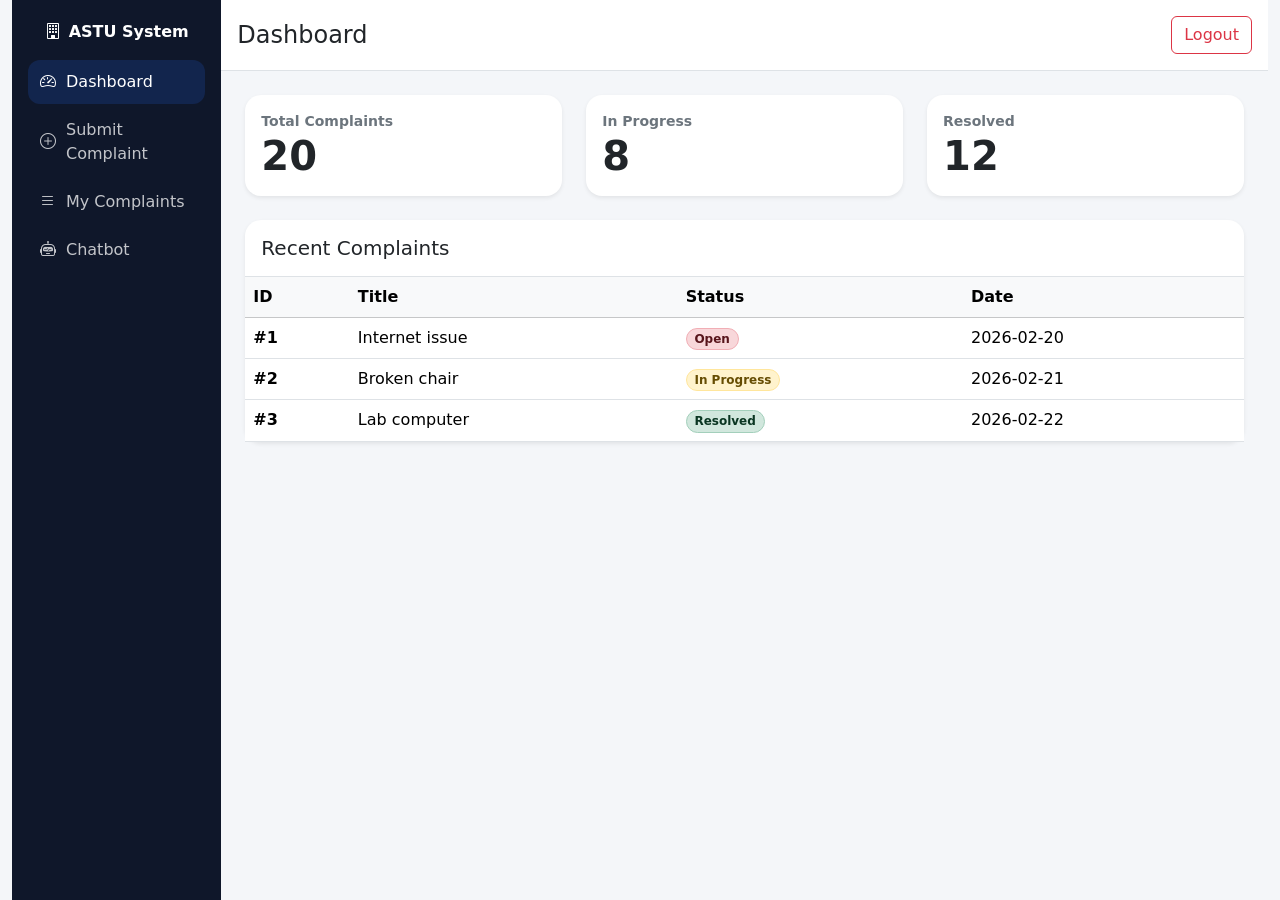
<file: astu-dashboard.html>
<!DOCTYPE html>
<html lang="en">
<head>
    <meta charset="utf-8">
    <meta name="viewport" content="width=device-width, initial-scale=1" />
    <title>ASTU Dashboard</title>

    <!-- Bootstrap CDN -->
    <link href="https://cdn.jsdelivr.net/npm/bootstrap@5.3.0/dist/css/bootstrap.min.css" rel="stylesheet">

    <!-- Icons -->
    <link href="https://cdn.jsdelivr.net/npm/bootstrap-icons/font/bootstrap-icons.css" rel="stylesheet">

    <style>
        body { background-color: #f4f6f9; }

        .app-sidebar {
            background: #0f172a;
            color: #fff;
            padding: 20px 16px;
        }

        @media (min-width: 768px) {
            .app-sidebar {
                min-height: 100vh;
                position: sticky;
                top: 0;
            }
        }

        .app-nav-link {
            color: rgba(255, 255, 255, 0.75);
            text-decoration: none;
            display: flex;
            align-items: center;
            gap: 10px;
            padding: 10px 12px;
            border-radius: 12px;
            transition: background-color 160ms ease, color 160ms ease;
        }

        .app-nav-link:hover {
            background: rgba(255, 255, 255, 0.08);
            color: #fff;
        }

        .app-nav-link[aria-current="page"] {
            background: rgba(37, 99, 235, 0.18);
            color: #fff;
        }
    </style>
</head>

<body>

<div class="container-fluid">
    <div class="row g-0">
        <aside class="col-12 col-md-3 col-lg-2 app-sidebar" aria-label="Sidebar">
            <div class="d-flex align-items-center justify-content-center gap-2 mb-3">
                <i class="bi bi-building" aria-hidden="true"></i>
                <div class="fw-bold">ASTU System</div>
            </div>

            <nav aria-label="Primary navigation">
                <div class="d-grid gap-1">
                    <a class="app-nav-link" href="#" aria-current="page">
                        <i class="bi bi-speedometer2" aria-hidden="true"></i>
                        <span>Dashboard</span>
                    </a>
                    <a class="app-nav-link" href="#">
                        <i class="bi bi-plus-circle" aria-hidden="true"></i>
                        <span>Submit Complaint</span>
                    </a>
                    <a class="app-nav-link" href="#">
                        <i class="bi bi-list" aria-hidden="true"></i>
                        <span>My Complaints</span>
                    </a>
                    <a class="app-nav-link" href="#">
                        <i class="bi bi-robot" aria-hidden="true"></i>
                        <span>Chatbot</span>
                    </a>
                </div>
            </nav>
        </aside>

        <main class="col-12 col-md-9 col-lg-10" aria-label="Main content">
            <header class="border-bottom bg-white">
                <div class="d-flex justify-content-between align-items-center p-3">
                    <h1 class="h4 mb-0">Dashboard</h1>
                    <button class="btn btn-outline-danger" type="button">Logout</button>
                </div>
            </header>

            <div class="p-4">
                <section class="row g-4 mb-4" aria-label="Summary cards">
                    <div class="col-12 col-md-4">
                        <div class="card border-0 shadow-sm rounded-4 p-3">
                            <div class="text-secondary small fw-semibold">Total Complaints</div>
                            <div class="display-6 fw-bold mb-0">20</div>
                        </div>
                    </div>

                    <div class="col-12 col-md-4">
                        <div class="card border-0 shadow-sm rounded-4 p-3">
                            <div class="text-secondary small fw-semibold">In Progress</div>
                            <div class="display-6 fw-bold mb-0">8</div>
                        </div>
                    </div>

                    <div class="col-12 col-md-4">
                        <div class="card border-0 shadow-sm rounded-4 p-3">
                            <div class="text-secondary small fw-semibold">Resolved</div>
                            <div class="display-6 fw-bold mb-0">12</div>
                        </div>
                    </div>
                </section>

                <section class="card border-0 shadow-sm rounded-4" aria-label="Recent complaints">
                    <div class="p-3 border-bottom">
                        <h2 class="h5 mb-0">Recent Complaints</h2>
                    </div>

                    <div class="table-responsive" role="region" aria-label="Complaints table">
                        <table class="table table-hover align-middle mb-0">
                            <thead class="table-light">
                                <tr>
                                    <th scope="col">ID</th>
                                    <th scope="col">Title</th>
                                    <th scope="col">Status</th>
                                    <th scope="col">Date</th>
                                </tr>
                            </thead>

                            <tbody>
                                <tr>
                                    <td class="fw-semibold">#1</td>
                                    <td>Internet issue</td>
                                    <td>
                                        <span class="badge rounded-pill bg-danger-subtle text-danger-emphasis border border-danger-subtle">
                                            Open
                                        </span>
                                    </td>
                                    <td>2026-02-20</td>
                                </tr>
                                <tr>
                                    <td class="fw-semibold">#2</td>
                                    <td>Broken chair</td>
                                    <td>
                                        <span class="badge rounded-pill bg-warning-subtle text-warning-emphasis border border-warning-subtle">
                                            In Progress
                                        </span>
                                    </td>
                                    <td>2026-02-21</td>
                                </tr>
                                <tr>
                                    <td class="fw-semibold">#3</td>
                                    <td>Lab computer</td>
                                    <td>
                                        <span class="badge rounded-pill bg-success-subtle text-success-emphasis border border-success-subtle">
                                            Resolved
                                        </span>
                                    </td>
                                    <td>2026-02-22</td>
                                </tr>
                            </tbody>
                        </table>
                    </div>
                </section>
            </div>
        </main>
    </div>
</div>

<!-- =====================================================================
     FULL FRONTEND CODE (REFERENCE COPY INSIDE THIS SINGLE FILE)
     - Below you’ll find the HTML of all other pages and shared assets.
     - They are commented out so this file still renders as a normal page.
     - You can copy/paste them into separate files if needed.
======================================================================= -->
<!-- ==== assets/css/app.css ===========================================
/* Shared layout + small polish (frontend-only) */
:root{
  --app-bg:#f4f6f9;
  --app-sidebar:#0f172a;
  --app-sidebar-border:rgba(255,255,255,.08);
  --app-sidebar-text:rgba(255,255,255,.78);
  --app-sidebar-text-active:#fff;
  --app-sidebar-hover:rgba(255,255,255,.08);
  --app-active:rgba(37,99,235,.18);
}

html,body{height:100%;}
body{background:var(--app-bg);}

.app-shell{min-height:100vh;}

.app-sidebar{
  background:var(--app-sidebar);
  color:#fff;
  padding:20px 16px;
  border-right:1px solid var(--app-sidebar-border);
}

@media (min-width: 992px){
  .app-sidebar{
    min-height:100vh;
    position:sticky;
    top:0;
    align-self:start;
  }
}

.app-brand{
  display:flex;
  align-items:center;
  justify-content:center;
  gap:10px;
  font-weight:800;
  letter-spacing:.2px;
  margin-bottom:14px;
}

.app-nav a{
  color:var(--app-sidebar-text);
  text-decoration:none;
  display:flex;
  align-items:center;
  gap:10px;
  padding:10px 12px;
  border-radius:12px;
  transition:background-color 160ms ease,color 160ms ease;
}
.app-nav a:hover{background:var(--app-sidebar-hover);color:var(--app-sidebar-text-active);}
.app-nav a[aria-current="page"]{background:var(--app-active);color:var(--app-sidebar-text-active);}

.app-topbar{
  background:#fff;
  border-bottom:1px solid rgba(0,0,0,.08);
  position: sticky;
  top: 0;
  z-index: 2000;
}
/* when sidebar is shown (desktop) shift topbar right */
@media (min-width: 992px) {
  .app-topbar {
    width: calc(100% - 240px);
    margin-left: 240px;
  }
}

.app-card{
  border:0;
  border-radius:18px;
}

.chat-wrap{
  height: 58vh;
  overflow:auto;
  background:#fff;
  border-radius:18px;
  border:1px solid rgba(0,0,0,.08);
}

.chat-msg{
  max-width: 80%;
  padding:10px 12px;
  border-radius:14px;
}
.chat-msg.user{margin-left:auto;background:#2563eb;color:#fff;}
.chat-msg.bot{margin-right:auto;background:#f3f4f6;color:#111827;border:1px solid rgba(0,0,0,.06);}
==================================================================== --> 

<!-- ==== assets/js/app.js =============================================
// Frontend-only helpers: active nav + fake actions
(function () {
  const current = document.body?.dataset?.page;
  if (current) {
    document.querySelectorAll('[data-nav]').forEach((a) => {
      if (a.getAttribute('data-nav') === current) a.setAttribute('aria-current', 'page');
      else a.removeAttribute('aria-current');
    });
  }

  document.addEventListener('click', (e) => {
    const btn = e.target.closest('[data-action]');
    if (!btn) return;
    const action = btn.getAttribute('data-action');
    if (action === 'logout') console.info('Logout clicked.');
    if (action === 'save') console.info('Save clicked.');
    if (action === 'submit') console.info('Submit clicked.');
  });

  // Chatbot demo
  const form = document.querySelector('[data-chat-form]');
  if (form) {
    const list = document.querySelector('[data-chat-list]');
    const input = document.querySelector('[data-chat-input]');
    form.addEventListener('submit', (e) => {
      e.preventDefault();
      const text = (input.value || '').trim();
      if (!text) return;
      addMsg('user', text);
      input.value = '';
      setTimeout(() => addMsg('bot', 'Thanks. Please add more details (location, time, and urgency).'), 400);
    });

    function addMsg(type, text) {
      const row = document.createElement('div');
      row.className = 'd-flex my-2';
      const bubble = document.createElement('div');
      bubble.className = `chat-msg ${type}`;
      bubble.textContent = text;
      row.appendChild(bubble);
      list.appendChild(row);
      list.parentElement.scrollTop = list.parentElement.scrollHeight;
    }
  }
})();
==================================================================== --> 

<!-- ==== index.html ===================================================
<!doctype html>
<html lang="en">
  <head>
    <meta charset="utf-8" />
    <meta name="viewport" content="width=device-width, initial-scale=1" />
    <title>ASTU Complaint System (Frontend)</title>
    <link
      href="https://cdn.jsdelivr.net/npm/bootstrap@5.3.3/dist/css/bootstrap.min.css"
      rel="stylesheet"
    />
    <link
      href="https://cdn.jsdelivr.net/npm/bootstrap-icons@1.11.3/font/bootstrap-icons.min.css"
      rel="stylesheet"
    />
    <link rel="stylesheet" href="./assets/css/app.css" />
  </head>
  <body>
    <div class="container py-5">
      <div class="text-center mb-4">
        <div class="d-inline-flex align-items-center gap-2 fw-bold fs-4">
          <i class="bi bi-building"></i>
          ASTU Smart Complaint & Issue Tracking
        </div>
        <div class="text-secondary mt-2">
          Frontend-only demo pages (no backend yet)
        </div>
      </div>

      <div class="row g-4 justify-content-center">
        <div class="col-12 col-md-10 col-lg-8">
          <div class="card app-card shadow-sm">
            <div class="card-body p-4 p-md-5">
              <div class="row g-3">
                <div class="col-12">
                  <div class="fw-semibold">Start here</div>
                  <div class="text-secondary small">
                    Use the login page, or jump directly to dashboards.
                  </div>
                </div>

                <div class="col-12 col-md-6">
                  <a class="btn btn-primary w-100" href="./auth/login.html">
                    <i class="bi bi-box-arrow-in-right me-2"></i> Login
                  </a>
                </div>
                <div class="col-12 col-md-6">
                  <a class="btn btn-outline-primary w-100" href="./auth/register.html">
                    <i class="bi bi-person-plus me-2"></i> Register
                  </a>
                </div>

                <div class="col-12 mt-3">
                  <div class="fw-semibold">Quick links (dashboards)</div>
                  <div class="text-secondary small">
                    These are static pages with dummy data.
                  </div>
                </div>

                <div class="col-12 col-md-4">
                  <a class="btn btn-light border w-100" href="./student/student-dashboard.html">
                    <i class="bi bi-mortarboard me-2"></i> Student
                  </a>
                </div>
                <div class="col-12 col-md-4">
                  <a class="btn btn-light border w-100" href="./staff/staff-dashboard.html">
                    <i class="bi bi-people me-2"></i> Staff
                  </a>
                </div>
                <div class="col-12 col-md-4">
                  <a class="btn btn-light border w-100" href="./admin/admin-dashboard.html">
                    <i class="bi bi-shield-lock me-2"></i> Admin
                  </a>
                </div>
              </div>
            </div>
          </div>

          <div class="text-center text-secondary small mt-3">
            Tip: open these pages with a local server (VSCode “Live Server”) for best results.
          </div>
        </div>
      </div>
    </div>
  </body>
</html>
==================================================================== --> 

<!-- ==== auth/login.html ==============================================
<!doctype html>
<html lang="en">
  <head>
    <meta charset="utf-8" />
    <meta name="viewport" content="width=device-width, initial-scale=1" />
    <title>Login • ASTU Complaint System</title>
    <link
      href="https://cdn.jsdelivr.net/npm/bootstrap@5.3.3/dist/css/bootstrap.min.css"
      rel="stylesheet"
    />
    <link
      href="https://cdn.jsdelivr.net/npm/bootstrap-icons@1.11.3/font/bootstrap-icons.min.css"
      rel="stylesheet"
    />
    <link rel="stylesheet" href="../assets/css/app.css" />
  </head>
  <body>
    <div class="container py-5">
      <div class="row justify-content-center">
        <div class="col-12 col-md-8 col-lg-5">
          <div class="text-center mb-3">
            <a class="text-decoration-none fw-bold" href="../index.html">
              <i class="bi bi-building me-1"></i> ASTU System
            </a>
          </div>

          <div class="card app-card shadow-sm">
            <div class="card-body p-4 p-md-5">
              <h1 class="h4 mb-1">Login</h1>

              <form onsubmit="return false;">
                <div class="mb-3">
                  <label class="form-label" for="email">Email</label>
                  <input class="form-control" id="email" type="email" placeholder="you@astu.edu.et" required />
                </div>

                <div class="mb-3">
                  <label class="form-label" for="password">Password</label>
                  <input class="form-control" id="password" type="password" placeholder="••••••••" required />
                </div>

                <div class="mb-3">
                  <label class="form-label" for="role">Role</label>
                  <select class="form-select" id="role" required>
                    <option value="student" selected>Student</option>
                    <option value="staff">Department Staff</option>
                    <option value="admin">Admin</option>
                  </select>
                </div>

                <button class="btn btn-primary w-100" id="loginBtn" type="submit">
                  <i class="bi bi-box-arrow-in-right me-2"></i> Login
                </button>

                <div class="d-flex justify-content-between mt-3 small">
                  <a href="./register.html">Create account</a>
                  <a href="../index.html">Back</a>
                </div>
              </form>
            </div>
          </div>
        </div>
      </div>
    </div>

    <script>
      document.getElementById('loginBtn').addEventListener('click', function () {
        const role = document.getElementById('role').value;
        const routes = {
          student: '../student/student-dashboard.html',
          staff: '../staff/staff-dashboard.html',
          admin: '../admin/admin-dashboard.html'
        };
        window.location.href = routes[role] || '../index.html';
      });
    </script>
  </body>
</html>
==================================================================== --> 

<!-- ==== auth/register.html ===========================================
<!doctype html>
<html lang="en">
  <head>
    <meta charset="utf-8" />
    <meta name="viewport" content="width=device-width, initial-scale=1" />
    <title>Register • ASTU Complaint System</title>
    <link
      href="https://cdn.jsdelivr.net/npm/bootstrap@5.3.3/dist/css/bootstrap.min.css"
      rel="stylesheet"
    />
    <link
      href="https://cdn.jsdelivr.net/npm/bootstrap-icons@1.11.3/font/bootstrap-icons.min.css"
      rel="stylesheet"
    />
    <link rel="stylesheet" href="../assets/css/app.css" />
  </head>
  <body>
    <div class="container py-5">
      <div class="row justify-content-center">
        <div class="col-12 col-md-9 col-lg-6">
          <div class="text-center mb-3">
            <a class="text-decoration-none fw-bold" href="../index.html">
              <i class="bi bi-building me-1"></i> ASTU System
            </a>
          </div>

          <div class="card app-card shadow-sm">
            <div class="card-body p-4 p-md-5">
              <h1 class="h4 mb-1">Create account</h1>

              <form onsubmit="return false;">
                <div class="row g-3">
                  <div class="col-12 col-md-6">
                    <label class="form-label" for="fname">First name</label>
                    <input class="form-control" id="fname" type="text" required />
                  </div>
                  <div class="col-12 col-md-6">
                    <label class="form-label" for="lname">Last name</label>
                    <input class="form-control" id="lname" type="text" required />
                  </div>
                  <div class="col-12">
                    <label class="form-label" for="email">Email</label>
                    <input class="form-control" id="email" type="email" placeholder="you@astu.edu.et" required />
                  </div>
                  <div class="col-12 col-md-6">
                    <label class="form-label" for="role">Role</label>
                    <select class="form-select" id="role" required>
                      <option value="student" selected>Student</option>
                      <option value="staff">Department Staff</option>
                    </select>
                  </div>
                  <div class="col-12 col-md-6">
                    <label class="form-label" for="dept">Department</label>
                    <select class="form-select" id="dept">
                      <option>ICT</option>
                      <option>Electrical</option>
                      <option>Mechanical</option>
                      <option>Registrar</option>
                    </select>
                  </div>
                  <div class="col-12 col-md-6">
                    <label class="form-label" for="password">Password</label>
                    <input class="form-control" id="password" type="password" required />
                  </div>
                  <div class="col-12 col-md-6">
                    <label class="form-label" for="confirm">Confirm</label>
                    <input class="form-control" id="confirm" type="password" required />
                  </div>
                </div>

                <button class="btn btn-primary w-100 mt-4" id="registerBtn" type="submit">
                  <i class="bi bi-person-check me-2"></i> Register
                </button>

                <div class="d-flex justify-content-between mt-3 small">
                  <a href="./login.html">Already have account?</a>
                  <a href="../index.html">Back</a>
                </div>
              </form>
            </div>
          </div>
        </div>
      </div>
    </div>

    <script>
      document.getElementById('registerBtn').addEventListener('click', function () {
        console.info('Registered (demo redirect)');
        window.location.href = './login.html';
      });
    </script>
  </body>
</html>
==================================================================== --> 

<!-- ==== student/student-dashboard.html ===============================
<!doctype html>
<html lang="en">
  <head>
    <meta charset="utf-8" />
    <meta name="viewport" content="width=device-width, initial-scale=1" />
    <title>Student Dashboard • ASTU</title>
    <link href="https://cdn.jsdelivr.net/npm/bootstrap@5.3.3/dist/css/bootstrap.min.css" rel="stylesheet" />
    <link href="https://cdn.jsdelivr.net/npm/bootstrap-icons@1.11.3/font/bootstrap-icons.min.css" rel="stylesheet" />
    <link rel="stylesheet" href="../assets/css/app.css" />
  </head>
  <body data-page="student-dashboard">
    <div class="container-fluid app-shell">
      <div class="row g-0">
        <aside class="col-12 col-lg-2 app-sidebar" aria-label="Student sidebar">
          <div class="app-brand">
            <i class="bi bi-mortarboard" aria-hidden="true"></i> <span>ASTU Student</span>
          </div>
          <nav class="app-nav d-grid gap-1" aria-label="Student navigation">
            <a href="./student-dashboard.html" data-nav="student-dashboard">
              <i class="bi bi-speedometer2" aria-hidden="true"></i> <span>Dashboard</span>
            </a>
            <a href="./submit-complaint.html" data-nav="student-submit">
              <i class="bi bi-plus-circle" aria-hidden="true"></i> <span>Submit Complaint</span>
            </a>
            <a href="./my-complaints.html" data-nav="student-mine">
              <i class="bi bi-list-check" aria-hidden="true"></i> <span>My Complaints</span>
            </a>
            <a href="./chatbot.html" data-nav="student-chatbot">
              <i class="bi bi-robot" aria-hidden="true"></i> <span>Chatbot</span>
            </a>
            <a href="../index.html" class="mt-2">
              <i class="bi bi-house" aria-hidden="true"></i> <span>Home</span>
            </a>
          </nav>
        </aside>

        <main class="col-12 col-lg-10">
          <header class="app-topbar">
            <div class="d-flex justify-content-between align-items-center p-3">
              <h1 class="h4 mb-0">Dashboard</h1>
              <div class="d-flex align-items-center gap-2">
                <span class="text-secondary small d-none d-md-inline">Student: Abebe K.</span>
                <button class="btn btn-outline-danger btn-sm" type="button" data-action="logout">
                  Logout
                </button>
              </div>
            </div>
          </header>

          <div class="p-4">
            <section class="row g-4 mb-4" aria-label="Student summary cards">
              <div class="col-12 col-md-4">
                <div class="card app-card shadow-sm p-3">
                  <div class="text-secondary small fw-semibold">Total Complaints</div>
                  <div class="display-6 fw-bold mb-0">6</div>
                </div>
              </div>
              <div class="col-12 col-md-4">
                <div class="card app-card shadow-sm p-3">
                  <div class="text-secondary small fw-semibold">In Progress</div>
                  <div class="display-6 fw-bold mb-0">2</div>
                </div>
              </div>
              <div class="col-12 col-md-4">
                <div class="card app-card shadow-sm p-3">
                  <div class="text-secondary small fw-semibold">Resolved</div>
                  <div class="display-6 fw-bold mb-0">4</div>
                </div>
              </div>
            </section>

            <section class="card app-card shadow-sm" aria-label="Recent student complaints">
              <div class="p-3 border-bottom d-flex justify-content-between align-items-center">
                <h2 class="h5 mb-0">Recent Complaints</h2>
                <a class="btn btn-primary btn-sm" href="./submit-complaint.html">
                  <i class="bi bi-plus-circle me-1"></i> New
                </a>
              </div>

              <div class="table-responsive" role="region" aria-label="Recent complaints table">
                <table class="table table-hover align-middle mb-0">
                  <thead class="table-light">
                    <tr>
                      <th scope="col">ID</th>
                      <th scope="col">Title</th>
                      <th scope="col">Status</th>
                      <th scope="col">Date</th>
                      <th scope="col">Action</th>
                    </tr>
                  </thead>
                  <tbody>
                    <tr>
                      <td class="fw-semibold">#S-104</td>
                      <td>Internet not working (Dorm)</td>
                      <td>
                        <span class="badge rounded-pill bg-danger-subtle text-danger-emphasis border border-danger-subtle">Open</span>
                      </td>
                      <td>2026-02-20</td>
                      <td><a class="btn btn-light btn-sm border" href="./my-complaints.html">View</a></td>
                    </tr>
                    <tr>
                      <td class="fw-semibold">#S-105</td>
                      <td>Broken chair (Library)</td>
                      <td>
                        <span class="badge rounded-pill bg-warning-subtle text-warning-emphasis border border-warning-subtle">In Progress</span>
                      </td>
                      <td>2026-02-21</td>
                      <td><a class="btn btn-light btn-sm border" href="./my-complaints.html">View</a></td>
                    </tr>
                    <tr>
                      <td class="fw-semibold">#S-106</td>
                      <td>Lab computer issue</td>
                      <td>
                        <span class="badge rounded-pill bg-success-subtle text-success-emphasis border border-success-subtle">Resolved</span>
                      </td>
                      <td>2026-02-22</td>
                      <td><a class="btn btn-light btn-sm border" href="./my-complaints.html">View</a></td>
                    </tr>
                  </tbody>
                </table>
              </div>
            </section>
          </div>
        </main>
      </div>
    </div>

    <script src="../assets/js/app.js"></script>
  </body>
</html>
==================================================================== --> 

<!-- ==== student/submit-complaint.html ================================
<!doctype html>
<html lang="en">
  <head>
    <meta charset="utf-8" />
    <meta name="viewport" content="width=device-width, initial-scale=1" />
    <title>Submit Complaint • Student • ASTU</title>
    <link href="https://cdn.jsdelivr.net/npm/bootstrap@5.3.3/dist/css/bootstrap.min.css" rel="stylesheet" />
    <link href="https://cdn.jsdelivr.net/npm/bootstrap-icons@1.11.3/font/bootstrap-icons.min.css" rel="stylesheet" />
    <link rel="stylesheet" href="../assets/css/app.css" />
  </head>
  <body data-page="student-submit">
    <div class="container-fluid app-shell">
      <div class="row g-0">
        <aside class="col-12 col-lg-2 app-sidebar" aria-label="Student sidebar">
          <div class="app-brand">
            <i class="bi bi-mortarboard" aria-hidden="true"></i> <span>ASTU Student</span>
          </div>
          <nav class="app-nav d-grid gap-1" aria-label="Student navigation">
            <a href="./student-dashboard.html" data-nav="student-dashboard">
              <i class="bi bi-speedometer2" aria-hidden="true"></i> <span>Dashboard</span>
            </a>
            <a href="./submit-complaint.html" data-nav="student-submit">
              <i class="bi bi-plus-circle" aria-hidden="true"></i> <span>Submit Complaint</span>
            </a>
            <a href="./my-complaints.html" data-nav="student-mine">
              <i class="bi bi-list-check" aria-hidden="true"></i> <span>My Complaints</span>
            </a>
            <a href="./chatbot.html" data-nav="student-chatbot">
              <i class="bi bi-robot" aria-hidden="true"></i> <span>Chatbot</span>
            </a>
            <a href="../index.html" class="mt-2">
              <i class="bi bi-house" aria-hidden="true"></i> <span>Home</span>
            </a>
          </nav>
        </aside>

        <main class="col-12 col-lg-10">
          <header class="app-topbar">
            <div class="d-flex justify-content-between align-items-center p-3">
              <h1 class="h4 mb-0">Submit Complaint</h1>
              <button class="btn btn-outline-danger btn-sm" type="button" data-action="logout">Logout</button>
            </div>
          </header>

          <div class="p-4">
            <div class="row justify-content-center">
              <div class="col-12 col-lg-9 col-xl-8">
                <div class="card app-card shadow-sm">
                  <div class="card-body p-4 p-md-5">
                    <form onsubmit="return false;">
                      <div class="row g-3">
                        <div class="col-12">
                          <label class="form-label" for="title">Title</label>
                          <input class="form-control" id="title" type="text" placeholder="Short issue title" required />
                        </div>

                        <div class="col-12">
                          <label class="form-label" for="desc">Description</label>
                          <textarea class="form-control" id="desc" rows="5" placeholder="Explain the problem clearly" required></textarea>
                        </div>

                        <div class="col-12 col-md-6">
                          <label class="form-label" for="category">Category</label>
                          <select class="form-select" id="category" required>
                            <option value="" selected disabled>Select category</option>
                            <option>Internet / Network</option>
                            <option>Classroom / Furniture</option>
                            <option>Lab / Computer</option>
                            <option>Electricity</option>
                            <option>Water</option>
                            <option>Other</option>
                          </select>
                        </div>

                        <div class="col-12 col-md-6">
                          <label class="form-label" for="priority">Priority</label>
                          <select class="form-select" id="priority">
                            <option>Low</option>
                            <option selected>Medium</option>
                            <option>High</option>
                          </select>
                        </div>

                        <div class="col-12">
                          <label class="form-label" for="file">Upload file (optional)</label>
                          <input class="form-control" id="file" type="file" />
                          <div class="form-text">Screenshots help staff resolve faster.</div>
                        </div>
                      </div>

                      <div class="d-flex gap-2 mt-4">
                        <button class="btn btn-primary" type="submit" data-action="submit">
                          <i class="bi bi-send me-1"></i> Submit
                        </button>
                        <a class="btn btn-light border" href="./student-dashboard.html">Cancel</a>
                      </div>
                    </form>
                  </div>
                </div>
              </div>
            </div>
          </div>
        </main>
      </div>
    </div>

    <script src="../assets/js/app.js"></script>
  </body>
</html>
==================================================================== --> 

<!-- ==== student/my-complaints.html ==================================
<!doctype html>
<html lang="en">
  <head>
    <meta charset="utf-8" />
    <meta name="viewport" content="width=device-width, initial-scale=1" />
    <title>My Complaints • Student • ASTU</title>
    <link href="https://cdn.jsdelivr.net/npm/bootstrap@5.3.3/dist/css/bootstrap.min.css" rel="stylesheet" />
    <link href="https://cdn.jsdelivr.net/npm/bootstrap-icons@1.11.3/font/bootstrap-icons.min.css" rel="stylesheet" />
    <link rel="stylesheet" href="../assets/css/app.css" />
  </head>
  <body data-page="student-mine">
    <div class="container-fluid app-shell">
      <div class="row g-0">
        <aside class="col-12 col-lg-2 app-sidebar" aria-label="Student sidebar">
          <div class="app-brand">
            <i class="bi bi-mortarboard" aria-hidden="true"></i> <span>ASTU Student</span>
          </div>
          <nav class="app-nav d-grid gap-1" aria-label="Student navigation">
            <a href="./student-dashboard.html" data-nav="student-dashboard">
              <i class="bi bi-speedometer2" aria-hidden="true"></i> <span>Dashboard</span>
            </a>
            <a href="./submit-complaint.html" data-nav="student-submit">
              <i class="bi bi-plus-circle" aria-hidden="true"></i> <span>Submit Complaint</span>
            </a>
            <a href="./my-complaints.html" data-nav="student-mine">
              <i class="bi bi-list-check" aria-hidden="true"></i> <span>My Complaints</span>
            </a>
            <a href="./chatbot.html" data-nav="student-chatbot">
              <i class="bi bi-robot" aria-hidden="true"></i> <span>Chatbot</span>
            </a>
            <a href="../index.html" class="mt-2">
              <i class="bi bi-house" aria-hidden="true"></i> <span>Home</span>
            </a>
          </nav>
        </aside>

        <main class="col-12 col-lg-10">
          <header class="app-topbar">
            <div class="d-flex justify-content-between align-items-center p-3">
              <h1 class="h4 mb-0">My Complaints</h1>
              <div class="d-flex gap-2">
                <a class="btn btn-primary btn-sm" href="./submit-complaint.html">
                  <i class="bi bi-plus-circle me-1"></i> New
                </a>
                <button class="btn btn-outline-danger btn-sm" type="button" data-action="logout">Logout</button>
              </div>
            </div>
          </header>

          <div class="p-4">
            <div class="card app-card shadow-sm">
              <div class="p-3 border-bottom d-flex flex-column flex-md-row gap-2 justify-content-between align-items-md-center">
                <div>
                  <h2 class="h5 mb-0">Complaint history</h2>
                  <div class="text-secondary small">Filter and track your submissions</div>
                </div>
                <div class="d-flex gap-2">
                  <select class="form-select form-select-sm" style="max-width: 220px;">
                    <option selected>All statuses</option>
                    <option>Open</option>
                    <option>In Progress</option>
                    <option>Resolved</option>
                  </select>
                  <input class="form-control form-control-sm" placeholder="Search title..." style="max-width: 220px;" />
                </div>
              </div>

              <div class="table-responsive" role="region" aria-label="My complaints table">
                <table class="table table-hover align-middle mb-0">
                  <thead class="table-light">
                    <tr>
                      <th scope="col">ID</th>
                      <th scope="col">Title</th>
                      <th scope="col">Category</th>
                      <th scope="col">Status</th>
                      <th scope="col">Date</th>
                      <th scope="col">Remarks</th>
                    </tr>
                  </thead>
                  <tbody>
                    <tr>
                      <td class="fw-semibold">#S-104</td>
                      <td>Internet not working (Dorm)</td>
                      <td>Internet / Network</td>
                      <td>
                        <span class="badge rounded-pill bg-danger-subtle text-danger-emphasis border border-danger-subtle">Open</span>
                      </td>
                      <td>2026-02-20</td>
                      <td class="text-secondary small">Assigned to ICT</td>
                    </tr>
                    <tr>
                      <td class="fw-semibold">#S-105</td>
                      <td>Broken chair (Library)</td>
                      <td>Classroom / Furniture</td>
                      <td>
                        <span class="badge rounded-pill bg-warning-subtle text-warning-emphasis border border-warning-subtle">In Progress</span>
                      </td>
                      <td>2026-02-21</td>
                      <td class="text-secondary small">Technician scheduled</td>
                    </tr>
                    <tr>
                      <td class="fw-semibold">#S-106</td>
                      <td>Lab computer issue</td>
                      <td>Lab / Computer</td>
                      <td>
                        <span class="badge rounded-pill bg-success-subtle text-success-emphasis border border-success-subtle">Resolved</span>
                      </td>
                      <td>2026-02-22</td>
                      <td class="text-secondary small">Fixed and tested</td>
                    </tr>
                  </tbody>
                </table>
              </div>
            </div>
          </div>
        </main>
      </div>
    </div>

    <script src="../assets/js/app.js"></script>
  </body>
</html>
==================================================================== --> 

<!-- ==== student/chatbot.html ========================================
<!doctype html>
<html lang="en">
  <head>
    <meta charset="utf-8" />
    <meta name="viewport" content="width=device-width, initial-scale=1" />
    <title>Chatbot • Student • ASTU</title>
    <link href="https://cdn.jsdelivr.net/npm/bootstrap@5.3.3/dist/css/bootstrap.min.css" rel="stylesheet" />
    <link href="https://cdn.jsdelivr.net/npm/bootstrap-icons@1.11.3/font/bootstrap-icons.min.css" rel="stylesheet" />
    <link rel="stylesheet" href="../assets/css/app.css" />
  </head>
  <body data-page="student-chatbot">
    <div class="container-fluid app-shell">
      <div class="row g-0">
        <aside class="col-12 col-lg-2 app-sidebar" aria-label="Student sidebar">
          <div class="app-brand">
            <i class="bi bi-mortarboard" aria-hidden="true"></i> <span>ASTU Student</span>
          </div>
          <nav class="app-nav d-grid gap-1" aria-label="Student navigation">
            <a href="./student-dashboard.html" data-nav="student-dashboard">
              <i class="bi bi-speedometer2" aria-hidden="true"></i> <span>Dashboard</span>
            </a>
            <a href="./submit-complaint.html" data-nav="student-submit">
              <i class="bi bi-plus-circle" aria-hidden="true"></i> <span>Submit Complaint</span>
            </a>
            <a href="./my-complaints.html" data-nav="student-mine">
              <i class="bi bi-list-check" aria-hidden="true"></i> <span>My Complaints</span>
            </a>
            <a href="./chatbot.html" data-nav="student-chatbot">
              <i class="bi bi-robot" aria-hidden="true"></i> <span>Chatbot</span>
            </a>
            <a href="../index.html" class="mt-2">
              <i class="bi bi-house" aria-hidden="true"></i> <span>Home</span>
            </a>
          </nav>
        </aside>

        <main class="col-12 col-lg-10">
          <header class="app-topbar">
            <div class="d-flex justify-content-between align-items-center p-3">
              <h1 class="h4 mb-0">Chatbot</h1>
              <button class="btn btn-outline-danger btn-sm" type="button" data-action="logout">Logout</button>
            </div>
          </header>

          <div class="p-4">
            <div class="row justify-content-center">
              <div class="col-12 col-xl-9">
                <div class="card app-card shadow-sm">
                  <div class="p-3 border-bottom">
                    <div class="fw-semibold">ASTU Help Bot</div>
                    <div class="text-secondary small">Ask how to submit complaints or describe your issue.</div>
                  </div>

                  <div class="p-3">
                    <div class="chat-wrap p-3" aria-label="Chat messages">
                      <div data-chat-list>
                        <div class="d-flex my-2">
                          <div class="chat-msg bot">Hi! Describe your problem and I’ll guide you.</div>
                        </div>
                      </div>
                    </div>

                    <form class="mt-3" data-chat-form>
                      <div class="input-group">
                        <input class="form-control" placeholder="Type a message..." data-chat-input />
                        <button class="btn btn-primary" type="submit">
                          <i class="bi bi-send"></i>
                        </button>
                      </div>
                      <div class="form-text">Replies are simulated.</div>
                    </form>
                  </div>
                </div>
              </div>
            </div>
          </div>
        </main>
      </div>
    </div>

    <script src="../assets/js/app.js"></script>
  </body>
</html>
==================================================================== --> 

<!-- ==== staff/staff-dashboard.html ==================================
<!doctype html>
<html lang="en">
  <head>
    <meta charset="utf-8" />
    <meta name="viewport" content="width=device-width, initial-scale=1" />
    <title>Staff Dashboard • ASTU</title>
    <link href="https://cdn.jsdelivr.net/npm/bootstrap@5.3.3/dist/css/bootstrap.min.css" rel="stylesheet" />
    <link href="https://cdn.jsdelivr.net/npm/bootstrap-icons@1.11.3/font/bootstrap-icons.min.css" rel="stylesheet" />
    <link rel="stylesheet" href="../assets/css/app.css" />
  </head>
  <body data-page="staff-dashboard">
    <div class="container-fluid app-shell">
      <div class="row g-0">
        <aside class="col-12 col-lg-2 app-sidebar" aria-label="Staff sidebar">
          <div class="app-brand">
            <i class="bi bi-people" aria-hidden="true"></i> <span>ASTU Staff</span>
          </div>
          <nav class="app-nav d-grid gap-1" aria-label="Staff navigation">
            <a href="./staff-dashboard.html" data-nav="staff-dashboard">
              <i class="bi bi-speedometer2" aria-hidden="true"></i> <span>Dashboard</span>
            </a>
            <a href="./assigned-tickets.html" data-nav="staff-assigned">
              <i class="bi bi-inbox" aria-hidden="true"></i> <span>Assigned Tickets</span>
            </a>
            <a href="./update-ticket.html" data-nav="staff-update">
              <i class="bi bi-pencil-square" aria-hidden="true"></i> <span>Update Ticket</span>
            </a>
            <a href="../index.html" class="mt-2">
              <i class="bi bi-house" aria-hidden="true"></i> <span>Home</span>
            </a>
          </nav>
        </aside>

        <main class="col-12 col-lg-10">
          <header class="app-topbar">
            <div class="d-flex justify-content-between align-items-center p-3">
              <h1 class="h4 mb-0">Department Dashboard</h1>
              <div class="d-flex align-items-center gap-2">
                <span class="text-secondary small d-none d-md-inline">Staff: ICT Office</span>
                <button class="btn btn-outline-danger btn-sm" type="button" data-action="logout">Logout</button>
              </div>
            </div>
          </header>

          <div class="p-4">
            <section class="row g-4 mb-4" aria-label="Staff summary cards">
              <div class="col-12 col-md-4">
                <div class="card app-card shadow-sm p-3">
                  <div class="text-secondary small fw-semibold">Open Tickets</div>
                  <div class="display-6 fw-bold mb-0">5</div>
                </div>
              </div>
              <div class="col-12 col-md-4">
                <div class="card app-card shadow-sm p-3">
                  <div class="text-secondary small fw-semibold">In Progress</div>
                  <div class="display-6 fw-bold mb-0">3</div>
                </div>
              </div>
              <div class="col-12 col-md-4">
                <div class="card app-card shadow-sm p-3">
                  <div class="text-secondary small fw-semibold">Resolved (today)</div>
                  <div class="display-6 fw-bold mb-0">4</div>
                </div>
              </div>
            </section>

            <section class="card app-card shadow-sm" aria-label="Latest assigned tickets">
              <div class="p-3 border-bottom d-flex justify-content-between align-items-center">
                <h2 class="h5 mb-0">Latest Assigned Tickets</h2>
                <a class="btn btn-light btn-sm border" href="./assigned-tickets.html">
                  View all
                </a>
              </div>
              <div class="table-responsive" role="region" aria-label="Assigned tickets table">
                <table class="table table-hover align-middle mb-0">
                  <thead class="table-light">
                    <tr>
                      <th scope="col">ID</th>
                      <th scope="col">Student</th>
                      <th scope="col">Title</th>
                      <th scope="col">Status</th>
                      <th scope="col">Updated</th>
                      <th scope="col">Action</th>
                    </tr>
                  </thead>
                  <tbody>
                    <tr>
                      <td class="fw-semibold">#T-210</td>
                      <td>Abebe K.</td>
                      <td>Internet not working (Dorm)</td>
                      <td>
                        <span class="badge rounded-pill bg-danger-subtle text-danger-emphasis border border-danger-subtle">
                          Open
                        </span>
                      </td>
                      <td>2026-02-22</td>
                      <td>
                        <a class="btn btn-light btn-sm border" href="./update-ticket.html">Update</a>
                      </td>
                    </tr>
                    <tr>
                      <td class="fw-semibold">#T-211</td>
                      <td>Meron S.</td>
                      <td>Broken chair (Classroom 302)</td>
                      <td>
                        <span class="badge rounded-pill bg-warning-subtle text-warning-emphasis border border-warning-subtle">
                          In Progress
                        </span>
                      </td>
                      <td>2026-02-21</td>
                      <td>
                        <a class="btn btn-light btn-sm border" href="./update-ticket.html">Update</a>
                      </td>
                    </tr>
                    <tr>
                      <td class="fw-semibold">#T-212</td>
                      <td>Yonas T.</td>
                      <td>Lab PC not booting</td>
                      <td>
                        <span class="badge rounded-pill bg-success-subtle text-success-emphasis border border-success-subtle">
                          Resolved
                        </span>
                      </td>
                      <td>2026-02-20</td>
                      <td>
                        <a class="btn btn-light btn-sm border" href="./update-ticket.html">Update</a>
                      </td>
                    </tr>
                  </tbody>
                </table>
              </div>
            </section>
          </div>
        </main>
      </div>
    </div>

    <script src="../assets/js/app.js"></script>
  </body>
</html>
==================================================================== --> 

<!-- ==== staff/assigned-tickets.html =================================
<!doctype html>
<html lang="en">
  <head>
    <meta charset="utf-8" />
    <meta name="viewport" content="width=device-width, initial-scale=1" />
    <title>Assigned Tickets • Staff • ASTU</title>
    <link href="https://cdn.jsdelivr.net/npm/bootstrap@5.3.3/dist/css/bootstrap.min.css" rel="stylesheet" />
    <link href="https://cdn.jsdelivr.net/npm/bootstrap-icons@1.11.3/font/bootstrap-icons.min.css" rel="stylesheet" />
    <link rel="stylesheet" href="../assets/css/app.css" />
  </head>
  <body data-page="staff-assigned">
    <div class="container-fluid app-shell">
      <div class="row g-0">
        <aside class="col-12 col-lg-2 app-sidebar" aria-label="Staff sidebar">
          <div class="app-brand">
            <i class="bi bi-people" aria-hidden="true"></i> <span>ASTU Staff</span>
          </div>
          <nav class="app-nav d-grid gap-1" aria-label="Staff navigation">
            <a href="./staff-dashboard.html" data-nav="staff-dashboard">
              <i class="bi bi-speedometer2" aria-hidden="true"></i> <span>Dashboard</span>
            </a>
            <a href="./assigned-tickets.html" data-nav="staff-assigned">
              <i class="bi bi-inbox" aria-hidden="true"></i> <span>Assigned Tickets</span>
            </a>
            <a href="./update-ticket.html" data-nav="staff-update">
              <i class="bi bi-pencil-square" aria-hidden="true"></i> <span>Update Ticket</span>
            </a>
            <a href="../index.html" class="mt-2">
              <i class="bi bi-house" aria-hidden="true"></i> <span>Home</span>
            </a>
          </nav>
        </aside>

        <main class="col-12 col-lg-10">
          <header class="app-topbar">
            <div class="d-flex justify-content-between align-items-center p-3">
              <h1 class="h4 mb-0">Assigned Tickets</h1>
              <button class="btn btn-outline-danger btn-sm" type="button" data-action="logout">Logout</button>
            </div>
          </header>

          <div class="p-4">
            <div class="card app-card shadow-sm">
              <div class="p-3 border-bottom d-flex flex-column flex-md-row gap-2 justify-content-between align-items-md-center">
                <div>
                  <h2 class="h5 mb-0">Tickets assigned to your department</h2>
                  <div class="text-secondary small">Use filters to focus on what matters now.</div>
                </div>
                <div class="d-flex gap-2">
                  <select class="form-select form-select-sm" style="max-width: 200px;">
                    <option selected>All statuses</option>
                    <option>Open</option>
                    <option>In Progress</option>
                    <option>Resolved</option>
                  </select>
                  <select class="form-select form-select-sm" style="max-width: 200px;">
                    <option selected>Sort: Newest</option>
                    <option>Oldest</option>
                    <option>High priority</option>
                  </option>
                  </select>
                </div>
              </div>

              <div class="table-responsive" role="region" aria-label="Assigned tickets table">
                <table class="table table-hover align-middle mb-0">
                  <thead class="table-light">
                    <tr>
                      <th scope="col">ID</th>
                      <th scope="col">Student</th>
                      <th scope="col">Title</th>
                      <th scope="col">Priority</th>
                      <th scope="col">Status</th>
                      <th scope="col">Created</th>
                      <th scope="col">Action</th>
                    </tr>
                  </thead>
                  <tbody>
                    <tr>
                      <td class="fw-semibold">#T-210</td>
                      <td>Abebe K.</td>
                      <td>Internet not working (Dorm)</td>
                      <td><span class="badge text-bg-danger">High</span></td>
                      <td>
                        <span class="badge rounded-pill bg-danger-subtle text-danger-emphasis border border-danger-subtle">Open</span>
                      </td>
                      <td>2026-02-20</td>
                      <td><a class="btn btn-light btn-sm border" href="./update-ticket.html">Update</a></td>
                    </tr>
                    <tr>
                      <td class="fw-semibold">#T-211</td>
                      <td>Meron S.</td>
                      <td>Broken chair (Classroom 302)</td>
                      <td><span class="badge text-bg-warning">Medium</span></td>
                      <td>
                        <span class="badge rounded-pill bg-warning-subtle text-warning-emphasis border border-warning-subtle">In Progress</span>
                      </td>
                      <td>2026-02-19</td>
                      <td><a class="btn btn-light btn-sm border" href="./update-ticket.html">Update</a></td>
                    </tr>
                    <tr>
                      <td class="fw-semibold">#T-212</td>
                      <td>Yonas T.</td>
                      <td>Lab PC not booting</td>
                      <td><span class="badge text-bg-secondary">Low</span></td>
                      <td>
                        <span class="badge rounded-pill bg-success-subtle text-success-emphasis border border-success-subtle">Resolved</span>
                      </td>
                      <td>2026-02-18</td>
                      <td><a class="btn btn-light btn-sm border" href="./update-ticket.html">Update</a></td>
                    </tr>
                  </tbody>
                </table>
              </div>
            </div>
          </div>
        </main>
      </div>
    </div>

    <script src="../assets/js/app.js"></script>
  </body>
</html>
==================================================================== --> 

<!-- ==== staff/update-ticket.html ====================================
<!doctype html>
<html lang="en">
  <head>
    <meta charset="utf-8" />
    <meta name="viewport" content="width=device-width, initial-scale=1" />
    <title>Update Ticket • Staff • ASTU</title>
    <link href="https://cdn.jsdelivr.net/npm/bootstrap@5.3.3/dist/css/bootstrap.min.css" rel="stylesheet" />
    <link href="https://cdn.jsdelivr.net/npm/bootstrap-icons@1.11.3/font/bootstrap-icons.min.css" rel="stylesheet" />
    <link rel="stylesheet" href="../assets/css/app.css" />
  </head>
  <body data-page="staff-update">
    <div class="container-fluid app-shell">
      <div class="row g-0">
        <aside class="col-12 col-lg-2 app-sidebar" aria-label="Staff sidebar">
          <div class="app-brand">
            <i class="bi bi-people" aria-hidden="true"></i> <span>ASTU Staff</span>
          </div>
          <nav class="app-nav d-grid gap-1" aria-label="Staff navigation">
            <a href="./staff-dashboard.html" data-nav="staff-dashboard">
              <i class="bi bi-speedometer2" aria-hidden="true"></i> <span>Dashboard</span>
            </a>
            <a href="./assigned-tickets.html" data-nav="staff-assigned">
              <i class="bi bi-inbox" aria-hidden="true"></i> <span>Assigned Tickets</span>
            </a>
            <a href="./update-ticket.html" data-nav="staff-update">
              <i class="bi bi-pencil-square" aria-hidden="true"></i> <span>Update Ticket</span>
            </a>
            <a href="../index.html" class="mt-2">
              <i class="bi bi-house" aria-hidden="true"></i> <span>Home</span>
            </a>
          </nav>
        </aside>

        <main class="col-12 col-lg-10">
          <header class="app-topbar">
            <div class="d-flex justify-content-between align-items-center p-3">
              <h1 class="h4 mb-0">Update Ticket</h1>
              <button class="btn btn-outline-danger btn-sm" type="button" data-action="logout">Logout</button>
            </div>
          </header>

          <div class="p-4">
            <div class="row justify-content-center">
              <div class="col-12 col-lg-8 col-xl-7">
                <div class="card app-card shadow-sm">
                  <div class="card-body p-4 p-md-5">
                    <h2 class="h5 mb-3">Ticket #T-210 • Internet not working (Dorm)</h2>
                    <p class="text-secondary small mb-4">
                      This form does not save; it represents what staff will see.
                    </p>

                    <form onsubmit="return false;">
                      <div class="mb-3">
                        <label class="form-label">Student</label>
                        <input class="form-control" value="Abebe K." disabled />
                      </div>
                      <div class="mb-3">
                        <label class="form-label">Category</label>
                        <input class="form-control" value="Internet / Network" disabled />
                      </div>
                      <div class="mb-3">
                        <label class="form-label">Current Status</label>
                        <select class="form-select">
                          <option>Open</option>
                          <option selected>In Progress</option>
                          <option>Resolved</option>
                          <option>Closed</option>
                        </select>
                      </div>
                      <div class="mb-3">
                        <label class="form-label">Assign to (optional)</label>
                        <select class="form-select">
                          <option selected>ICT Technician 1</option>
                          <option>ICT Technician 2</option>
                          <option>Network Team</option>
                        </select>
                      </div>
                      <div class="mb-3">
                        <label class="form-label">Internal note</label>
                        <textarea class="form-control" rows="4" placeholder="Notes visible only to staff"></textarea>
                      </div>
                      <div class="mb-3">
                        <label class="form-label">Student-visible remark</label>
                        <textarea class="form-control" rows="3" placeholder="Short update the student will see"></textarea>
                      </div>

                      <div class="d-flex gap-2 mt-4">
                        <button class="btn btn-primary" type="submit" data-action="save">
                          <i class="bi bi-check2 me-1"></i> Save update
                        </button>
                        <a class="btn btn-light border" href="./assigned-tickets.html">Back to list</a>
                      </div>
                    </form>
                  </div>
                </div>
              </div>
            </div>
          </div>
        </main>
      </div>
    </div>

    <script src="../assets/js/app.js"></script>
  </body>
</html>
==================================================================== --> 

<!-- ==== admin/admin-dashboard.html ==================================
<!doctype html>
<html lang="en">
  <head>
    <meta charset="utf-8" />
    <meta name="viewport" content="width=device-width, initial-scale=1" />
    <title>Admin Dashboard • ASTU</title>
    <link href="https://cdn.jsdelivr.net/npm/bootstrap@5.3.3/dist/css/bootstrap.min.css" rel="stylesheet" />
    <link href="https://cdn.jsdelivr.net/npm/bootstrap-icons@1.11.3/font/bootstrap-icons.min.css" rel="stylesheet" />
    <link rel="stylesheet" href="../assets/css/app.css" />
  </head>
  <body data-page="admin-dashboard">
    <div class="container-fluid app-shell">
      <div class="row g-0">
        <aside class="col-12 col-lg-2 app-sidebar" aria-label="Admin sidebar">
          <div class="app-brand">
            <i class="bi bi-shield-lock" aria-hidden="true"></i> <span>ASTU Admin</span>
          </div>
          <nav class="app-nav d-grid gap-1" aria-label="Admin navigation">
            <a href="./admin-dashboard.html" data-nav="admin-dashboard">
              <i class="bi bi-speedometer2" aria-hidden="true"></i> <span>Dashboard</span>
            </a>
            <a href="./manage-users.html" data-nav="admin-users">
              <i class="bi bi-people" aria-hidden="true"></i> <span>Manage Users</span>
            </a>
            <a href="./manage-categories.html" data-nav="admin-categories">
              <i class="bi bi-tags" aria-hidden="true"></i> <span>Manage Categories</span>
            </a>
            <a href="./analytics.html" data-nav="admin-analytics">
              <i class="bi bi-graph-up" aria-hidden="true"></i> <span>Analytics</span>
            </a>
            <a href="../index.html" class="mt-2">
              <i class="bi bi-house" aria-hidden="true"></i> <span>Home</span>
            </a>
          </nav>
        </aside>

        <main class="col-12 col-lg-10">
          <header class="app-topbar">
            <div class="d-flex justify-content-between align-items-center p-3">
              <h1 class="h4 mb-0">Admin Dashboard</h1>
              <button class="btn btn-outline-danger btn-sm" type="button" data-action="logout">Logout</button>
            </div>
          </header>

          <div class="p-4">
            <section class="row g-4 mb-4" aria-label="Admin summary cards">
              <div class="col-12 col-md-3">
                <div class="card app-card shadow-sm p-3">
                  <div class="text-secondary small fw-semibold">Total Complaints</div>
                  <div class="display-6 fw-bold mb-0">320</div>
                </div>
              </div>
              <div class="col-12 col-md-3">
                <div class="card app-card shadow-sm p-3">
                  <div class="text-secondary small fw-semibold">Resolved</div>
                  <div class="display-6 fw-bold mb-0">250</div>
                </div>
              </div>
              <div class="col-12 col-md-3">
                <div class="card app-card shadow-sm p-3">
                  <div class="text-secondary small fw-semibold">In Progress</div>
                  <div class="display-6 fw-bold mb-0">40</div>
                </div>
              </div>
              <div class="col-12 col-md-3">
                <div class="card app-card shadow-sm p-3">
                  <div class="text-secondary small fw-semibold">Open</div>
                  <div class="display-6 fw-bold mb-0">30</div>
                </div>
              </div>
            </section>

            <section class="row g-4">
              <div class="col-12 col-xl-7">
                <div class="card app-card shadow-sm h-100">
                  <div class="p-3 border-bottom">
                    <h2 class="h5 mb-0">Complaints by Department (dummy)</h2>
                  </div>
                  <div class="p-3">
                    <table class="table table-sm align-middle mb-0">
                      <thead class="table-light">
                        <tr>
                          <th>Department</th>
                          <th>Open</th>
                          <th>In Progress</th>
                          <th>Resolved</th>
                        </tr>
                      </thead>
                      <tbody>
                        <tr>
                          <td>ICT</td>
                          <td>10</td>
                          <td>8</td>
                          <td>90</td>
                        </tr>
                        <tr>
                          <td>Mechanical</td>
                          <td>6</td>
                          <td>5</td>
                          <td>40</td>
                        </tr>
                        <tr>
                          <td>Electrical</td>
                          <td>7</td>
                          <td>9</td>
                          <td>55</td>
                        </tr>
                        <tr>
                          <td>Registrar</td>
                          <td>7</td>
                          <td>6</td>
                          <td>65</td>
                        </tr>
                      </tbody>
                    </table>
                  </div>
                </div>
              </div>
              <div class="col-12 col-xl-5">
                <div class="card app-card shadow-sm h-100">
                  <div class="p-3 border-bottom">
                    <h2 class="h5 mb-0">Today’s activity (dummy)</h2>
                  </div>
                  <div class="p-3">
                    <ul class="list-group list-group-flush small">
                      <li class="list-group-item d-flex justify-content-between">
                        <span>New complaints submitted</span>
                        <span class="fw-semibold">12</span>
                      </li>
                      <li class="list-group-item d-flex justify-content-between">
                        <span>Tickets resolved</span>
                        <span class="fw-semibold text-success">18</span>
                      </li>
                      <li class="list-group-item d-flex justify-content-between">
                        <span>Average resolution time</span>
                        <span class="fw-semibold">1.8 days</span>
                      </li>
                      <li class="list-group-item d-flex justify-content-between">
                        <span>Overdue tickets</span>
                        <span class="fw-semibold text-danger">5</span>
                      </li>
                    </ul>
                  </div>
                </div>
              </div>
            </section>
          </div>
        </main>
      </div>
    </div>

    <script src="../assets/js/app.js"></script>
  </body>
</html>
==================================================================== --> 

<!-- ==== admin/manage-users.html =====================================
<!doctype html>
<html lang="en">
  <head>
    <meta charset="utf-8" />
    <meta name="viewport" content="width=device-width, initial-scale=1" />
    <title>Manage Users • Admin • ASTU</title>
    <link href="https://cdn.jsdelivr.net/npm/bootstrap@5.3.3/dist/css/bootstrap.min.css" rel="stylesheet" />
    <link href="https://cdn.jsdelivr.net/npm/bootstrap-icons@1.11.3/font/bootstrap-icons.min.css" rel="stylesheet" />
    <link rel="stylesheet" href="../assets/css/app.css" />
  </head>
  <body data-page="admin-users">
    <div class="container-fluid app-shell">
      <div class="row g-0">
        <aside class="col-12 col-lg-2 app-sidebar" aria-label="Admin sidebar">
          <div class="app-brand">
            <i class="bi bi-shield-lock" aria-hidden="true"></i> <span>ASTU Admin</span>
          </div>
          <nav class="app-nav d-grid gap-1" aria-label="Admin navigation">
            <a href="./admin-dashboard.html" data-nav="admin-dashboard">
              <i class="bi bi-speedometer2" aria-hidden="true"></i> <span>Dashboard</span>
            </a>
            <a href="./manage-users.html" data-nav="admin-users">
              <i class="bi bi-people" aria-hidden="true"></i> <span>Manage Users</span>
            </a>
            <a href="./manage-categories.html" data-nav="admin-categories">
              <i class="bi bi-tags" aria-hidden="true"></i> <span>Manage Categories</span>
            </a>
            <a href="./analytics.html" data-nav="admin-analytics">
              <i class="bi bi-graph-up" aria-hidden="true"></i> <span>Analytics</span>
            </a>
            <a href="../index.html" class="mt-2">
              <i class="bi bi-house" aria-hidden="true"></i> <span>Home</span>
            </a>
          </nav>
        </aside>

        <main class="col-12 col-lg-10">
          <header class="app-topbar">
            <div class="d-flex justify-content-between align-items-center p-3">
              <h1 class="h4 mb-0">Manage Users</h1>
              <button class="btn btn-outline-danger btn-sm" type="button" data-action="logout">Logout</button>
            </div>
          </header>

          <div class="p-4">
            <section class="card app-card shadow-sm mb-4">
              <div class="p-3 border-bottom">
                <h2 class="h6 mb-0">Add user</h2>
              </div>
              <div class="p-3">
                <form class="row g-3" onsubmit="return false;">
                  <div class="col-12 col-md-4">
                    <label class="form-label">Full name</label>
                    <input class="form-control" placeholder="Full name" />
                  </div>
                  <div class="col-12 col-md-4">
                    <label class="form-label">Email</label>
                    <input class="form-control" type="email" placeholder="user@astu.edu.et" />
                  </div>
                  <div class="col-12 col-md-2">
                    <label class="form-label">Role</label>
                    <select class="form-select">
                      <option>Student</option>
                      <option>Staff</option>
                      <option>Admin</option>
                    </select>
                  </div>
                  <div class="col-12 col-md-2">
                    <label class="form-label">Department</label>
                    <select class="form-select">
                      <option>ICT</option>
                      <option>Registrar</option>
                      <option>Mechanical</option>
                      <option>Electrical</option>
                    </select>
                  </div>
                  <div class="col-12">
                    <button class="btn btn-primary btn-sm" type="submit" data-action="save">
                      <i class="bi bi-person-plus me-1"></i> Add user
                    </button>
                  </div>
                </form>
              </div>
            </section>

            <section class="card app-card shadow-sm">
              <div class="p-3 border-bottom d-flex flex-column flex-md-row gap-2 justify-content-between align-items-md-center">
                <div>
                  <h2 class="h5 mb-0">Existing users (dummy)</h2>
                  <div class="text-secondary small">Search / filter is visual only.</div>
                </div>
                <div class="d-flex gap-2">
                  <input class="form-control form-control-sm" placeholder="Search by name or email" />
                  <select class="form-select form-select-sm" style="max-width: 160px;">
                    <option selected>All roles</option>
                    <option>Student</option>
                    <option>Staff</option>
                    <option>Admin</option>
                  </select>
                </div>
              </div>

              <div class="table-responsive" role="region" aria-label="Users table">
                <table class="table table-hover align-middle mb-0">
                  <thead class="table-light">
                    <tr>
                      <th scope="col">Name</th>
                      <th scope="col">Email</th>
                      <th scope="col">Role</th>
                      <th scope="col">Department</th>
                      <th scope="col">Status</th>
                      <th scope="col">Action</th>
                    </tr>
                  </thead>
                  <tbody>
                    <tr>
                      <td>System Admin</td>
                      <td>admin@astu.edu.et</td>
                      <td><span class="badge text-bg-dark">Admin</span></td>
                      <td>-</td>
                      <td><span class="badge text-bg-success">Active</span></td>
                      <td>
                        <button class="btn btn-light btn-sm border" type="button" data-action="save">Edit</button>
                      </td>
                    </tr>
                    <tr>
                      <td>ICT Staff 1</td>
                      <td>ict1@astu.edu.et</td>
                      <td><span class="badge text-bg-secondary">Staff</span></td>
                      <td>ICT</td>
                      <td><span class="badge text-bg-success">Active</span></td>
                      <td>
                        <button class="btn btn-light btn-sm border" type="button" data-action="save">Edit</button>
                      </td>
                    </tr>
                    <tr>
                      <td>Registrar Staff</td>
                      <td>reg@astu.edu.et</td>
                      <td><span class="badge text-bg-secondary">Staff</span></td>
                      <td>Registrar</td>
                      <td><span class="badge text-bg-warning">Suspended</span></td>
                      <td>
                        <button class="btn btn-light btn-sm border" type="button" data-action="save">Edit</button>
                      </td>
                    </tr>
                    <tr>
                      <td>Abebe K.</td>
                      <td>abebe@astu.edu.et</td>
                      <td><span class="badge text-bg-primary">Student</span></td>
                      <td>ICT</td>
                      <td><span class="badge text-bg-success">Active</span></td>
                      <td>
                        <button class="btn btn-light btn-sm border" type="button" data-action="save">Edit</button>
                      </td>
                    </tr>
                  </tbody>
                </table>
              </div>
            </section>
          </div>
        </main>
      </div>
    </div>

    <script src="../assets/js/app.js"></script>
  </body>
</html>
==================================================================== --> 

<!-- ==== admin/manage-categories.html ================================
<!doctype html>
<html lang="en">
  <head>
    <meta charset="utf-8" />
    <meta name="viewport" content="width=device-width, initial-scale=1" />
    <title>Manage Categories • Admin • ASTU</title>
    <link href="https://cdn.jsdelivr.net/npm/bootstrap@5.3.3/dist/css/bootstrap.min.css" rel="stylesheet" />
    <link href="https://cdn.jsdelivr.net/npm/bootstrap-icons@1.11.3/font/bootstrap-icons.min.css" rel="stylesheet" />
    <link rel="stylesheet" href="../assets/css/app.css" />
  </head>
  <body data-page="admin-categories">
    <div class="container-fluid app-shell">
      <div class="row g-0">
        <aside class="col-12 col-lg-2 app-sidebar" aria-label="Admin sidebar">
          <div class="app-brand">
            <i class="bi bi-shield-lock" aria-hidden="true"></i> <span>ASTU Admin</span>
          </div>
          <nav class="app-nav d-grid gap-1" aria-label="Admin navigation">
            <a href="./admin-dashboard.html" data-nav="admin-dashboard">
              <i class="bi bi-speedometer2" aria-hidden="true"></i> <span>Dashboard</span>
            </a>
            <a href="./manage-users.html" data-nav="admin-users">
              <i class="bi bi-people" aria-hidden="true"></i> <span>Manage Users</span>
            </a>
            <a href="./manage-categories.html" data-nav="admin-categories">
              <i class="bi bi-tags" aria-hidden="true"></i> <span>Manage Categories</span>
            </a>
            <a href="./analytics.html" data-nav="admin-analytics">
              <i class="bi bi-graph-up" aria-hidden="true"></i> <span>Analytics</span>
            </a>
            <a href="../index.html" class="mt-2">
              <i class="bi bi-house" aria-hidden="true"></i> <span>Home</span>
            </a>
          </nav>
        </aside>

        <main class="col-12 col-lg-10">
          <header class="app-topbar">
            <div class="d-flex justify-content-between align-items-center p-3">
              <h1 class="h4 mb-0">Manage Categories</h1>
              <button class="btn btn-outline-danger btn-sm" type="button" data-action="logout">Logout</button>
            </div>
          </header>

          <div class="p-4">
            <section class="card app-card shadow-sm mb-4">
              <div class="p-3 border-bottom">
                <h2 class="h6 mb-0">Add category</h2>
              </div>
              <div class="p-3">
                <form class="row g-3" onsubmit="return false;">
                  <div class="col-12 col-md-4">
                    <label class="form-label">Name</label>
                    <input class="form-control" placeholder="e.g. Internet / Network" />
                  </div>
                  <div class="col-12 col-md-4">
                    <label class="form-label">Department</label>
                    <select class="form-select">
                      <option>ICT</option>
                      <option>Registrar</option>
                      <option>Mechanical</option>
                      <option>Electrical</option>
                    </select>
                  </div>
                  <div class="col-12 col-md-4">
                    <label class="form-label">Priority default</label>
                    <select class="form-select">
                      <option>Low</option>
                      <option selected>Medium</option>
                      <option>High</option>
                    </select>
                  </div>
                  <div class="col-12">
                    <button class="btn btn-primary btn-sm" type="submit" data-action="save">
                      <i class="bi bi-plus-circle me-1"></i> Add category
                    </button>
                  </div>
                </form>
              </div>
            </section>

            <section class="card app-card shadow-sm">
              <div class="p-3 border-bottom d-flex flex-column flex-md-row gap-2 justify-content-between align-items-md-center">
                <div>
                  <h2 class="h5 mb-0">Existing categories (dummy)</h2>
                  <div class="text-secondary small">Link categories to departments.</div>
                </div>
                <div class="d-flex gap-2">
                  <select class="form-select form-select-sm" style="max-width: 160px;">
                    <option selected>All departments</option>
                    <option>ICT</option>
                    <option>Registrar</option>
                    <option>Mechanical</option>
                    <option>Electrical</option>
                  </select>
                </div>
              </div>

              <div class="table-responsive" role="region" aria-label="Categories table">
                <table class="table table-hover align-middle mb-0">
                  <thead class="table-light">
                    <tr>
                      <th scope="col">Name</th>
                      <th scope="col">Department</th>
                      <th scope="col">Default priority</th>
                      <th scope="col">Status</th>
                      <th scope="col">Action</th>
                    </tr>
                  </thead>
                  <tbody>
                    <tr>
                      <td>Internet / Network</td>
                      <td>ICT</td>
                      <td><span class="badge text-bg-danger">High</span></td>
                      <td><span class="badge text-bg-success">Active</span></td>
                      <td><button class="btn btn-light btn-sm border" type="button" data-action="save">Edit</button></td>
                    </tr>
                    <tr>
                      <td>Classroom / Furniture</td>
                      <td>Mechanical</td>
                      <td><span class="badge text-bg-warning">Medium</span></td>
                      <td><span class="badge text-bg-success">Active</span></td>
                      <td><button class="btn btn-light btn-sm border" type="button" data-action="save">Edit</button></td>
                    </tr>
                    <tr>
                      <td>Lab / Computer</td>
                      <td>ICT</td>
                      <td><span class="badge text-bg-danger">High</span></td>
                      <td><span class="badge text-bg-success">Active</span></td>
                      <td><button class="btn btn-light btn-sm border" type="button" data-action="save">Edit</button></td>
                    </tr>
                    <tr>
                      <td>Registrar Service</td>
                      <td>Registrar</td>
                      <td><span class="badge text-bg-secondary">Low</span></td>
                      <td><span class="badge text-bg-warning">Hidden</span></td>
                      <td><button class="btn btn-light btn-sm border" type="button" data-action="save">Edit</button></td>
                    </tr>
                  </tbody>
                </table>
              </div>
            </section>
          </div>
        </main>
      </div>
    </div>

    <script src="../assets/js/app.js"></script>
  </body>
</html>
==================================================================== --> 

<!-- ==== admin/analytics.html ========================================
<!doctype html>
<html lang="en">
  <head>
    <meta charset="utf-8" />
    <meta name="viewport" content="width=device-width, initial-scale=1" />
    <title>Analytics • Admin • ASTU</title>
    <link href="https://cdn.jsdelivr.net/npm/bootstrap@5.3.3/dist/css/bootstrap.min.css" rel="stylesheet" />
    <link href="https://cdn.jsdelivr.net/npm/bootstrap-icons@1.11.3/font/bootstrap-icons.min.css" rel="stylesheet" />
    <link rel="stylesheet" href="../assets/css/app.css" />
  </head>
  <body data-page="admin-analytics">
    <div class="container-fluid app-shell">
      <div class="row g-0">
        <aside class="col-12 col-lg-2 app-sidebar" aria-label="Admin sidebar">
          <div class="app-brand">
            <i class="bi bi-shield-lock" aria-hidden="true"></i> <span>ASTU Admin</span>
          </div>
          <nav class="app-nav d-grid gap-1" aria-label="Admin navigation">
            <a href="./admin-dashboard.html" data-nav="admin-dashboard">
              <i class="bi bi-speedometer2" aria-hidden="true"></i> <span>Dashboard</span>
            </a>
            <a href="./manage-users.html" data-nav="admin-users">
              <i class="bi bi-people" aria-hidden="true"></i> <span>Manage Users</span>
            </a>
            <a href="./manage-categories.html" data-nav="admin-categories">
              <i class="bi bi-tags" aria-hidden="true"></i> <span>Manage Categories</span>
            </a>
            <a href="./analytics.html" data-nav="admin-analytics">
              <i class="bi bi-graph-up" aria-hidden="true"></i> <span>Analytics</span>
            </a>
            <a href="../index.html" class="mt-2">
              <i class="bi bi-house" aria-hidden="true"></i> <span>Home</span>
            </a>
          </nav>
        </aside>

        <main class="col-12 col-lg-10">
          <header class="app-topbar">
            <div class="d-flex justify-content-between align-items-center p-3">
              <h1 class="h4 mb-0">Analytics</h1>
              <button class="btn btn-outline-danger btn-sm" type="button" data-action="logout">Logout</button>
            </div>
          </header>

          <div class="p-4">
            <section class="row g-4 mb-4" aria-label="High level KPIs">
              <div class="col-12 col-md-3">
                <div class="card app-card shadow-sm p-3">
                  <div class="text-secondary small fw-semibold">Avg resolution time</div>
                  <div class="h3 fw-bold mb-0">1.8 days</div>
                  <div class="text-success small">-0.3 vs last month</div>
                </div>
              </div>
              <div class="col-12 col-md-3">
                <div class="card app-card shadow-sm p-3">
                  <div class="text-secondary small fw-semibold">SLA met</div>
                  <div class="h3 fw-bold mb-0">87%</div>
                  <div class="text-success small">+5% vs last month</div>
                </div>
              </div>
              <div class="col-12 col-md-3">
                <div class="card app-card shadow-sm p-3">
                  <div class="text-secondary small fw-semibold">Overdue tickets</div>
                  <div class="h3 fw-bold mb-0 text-danger">12</div>
                  <div class="text-secondary small">Across 4 departments</div>
                </div>
              </div>
              <div class="col-12 col-md-3">
                <div class="card app-card shadow-sm p-3">
                  <div class="text-secondary small fw-semibold">Student satisfaction</div>
                  <div class="h3 fw-bold mb-0">4.3 / 5</div>
                  <div class="text-secondary small">Based on feedback (dummy)</div>
                </div>
              </div>
            </section>

            <section class="row g-4">
              <div class="col-12 col-xl-7">
                <div class="card app-card shadow-sm h-100">
                  <div class="p-3 border-bottom d-flex justify-content-between align-items-center">
                    <h2 class="h5 mb-0">Monthly complaints trend (dummy)</h2>
                    <select class="form-select form-select-sm" style="max-width: 160px;">
                      <option selected>This year</option>
                      <option>Last year</option>
                    </select>
                  </div>
                  <div class="p-3">
                    <div class="text-secondary small mb-2">
                      This is a static placeholder – you can later replace it with a real chart library.
                    </div>
                    <table class="table table-sm align-middle mb-0">
                      <thead class="table-light">
                        <tr>
                          <th>Month</th>
                          <th>Submitted</th>
                          <th>Resolved</th>
                          <th>Open at month end</th>
                        </tr>
                      </thead>
                      <tbody>
                        <tr>
                          <td>Jan</td>
                          <td>40</td>
                          <td>35</td>
                          <td>5</td>
                        </tr>
                        <tr>
                          <td>Feb</td>
                          <td>55</td>
                          <td>49</td>
                          <td>11</td>
                        </tr>
                        <tr>
                          <td>Mar</td>
                          <td>60</td>
                          <td>52</td>
                          <td>19</td>
                        </tr>
                        <tr>
                          <td>Apr</td>
                          <td>48</td>
                          <td>50</td>
                          <td>17</td>
                        </tr>
                      </tbody>
                    </table>
                  </div>
                </div>
              </div>
              <div class="col-12 col-xl-5">
                <div class="card app-card shadow-sm h-100">
                  <div class="p-3 border-bottom">
                    <h2 class="h5 mb-0">Top issue types (dummy)</h2>
                  </div>
                  <div class="p-3">
                    <ul class="list-group list-group-flush small">
                      <li class="list-group-item d-flex justify-content-between">
                        <span>Internet / Network</span>
                        <span class="fw-semibold">120</span>
                      </li>
                      <li class="list-group-item d-flex justify-content-between">
                        <span>Classroom / Furniture</span>
                        <span class="fw-semibold">80</span>
                      </li>
                      <li class="list-group-item d-flex justify-content-between">
                        <span>Lab / Computer</span>
                        <span class="fw-semibold">65</span>
                      </li>
                      <li class="list-group-item d-flex justify-content-between">
                        <span>Registrar Services</span>
                        <span class="fw-semibold">55</span>
                      </li>
                    </ul>
                  </div>
                </div>
              </div>
            </section>
          </div>
        </main>
      </div>
    </div>

    <script src="../assets/js/app.js"></script>
  </body>
</html>
==================================================================== --> 

</body>
</html>
</file>
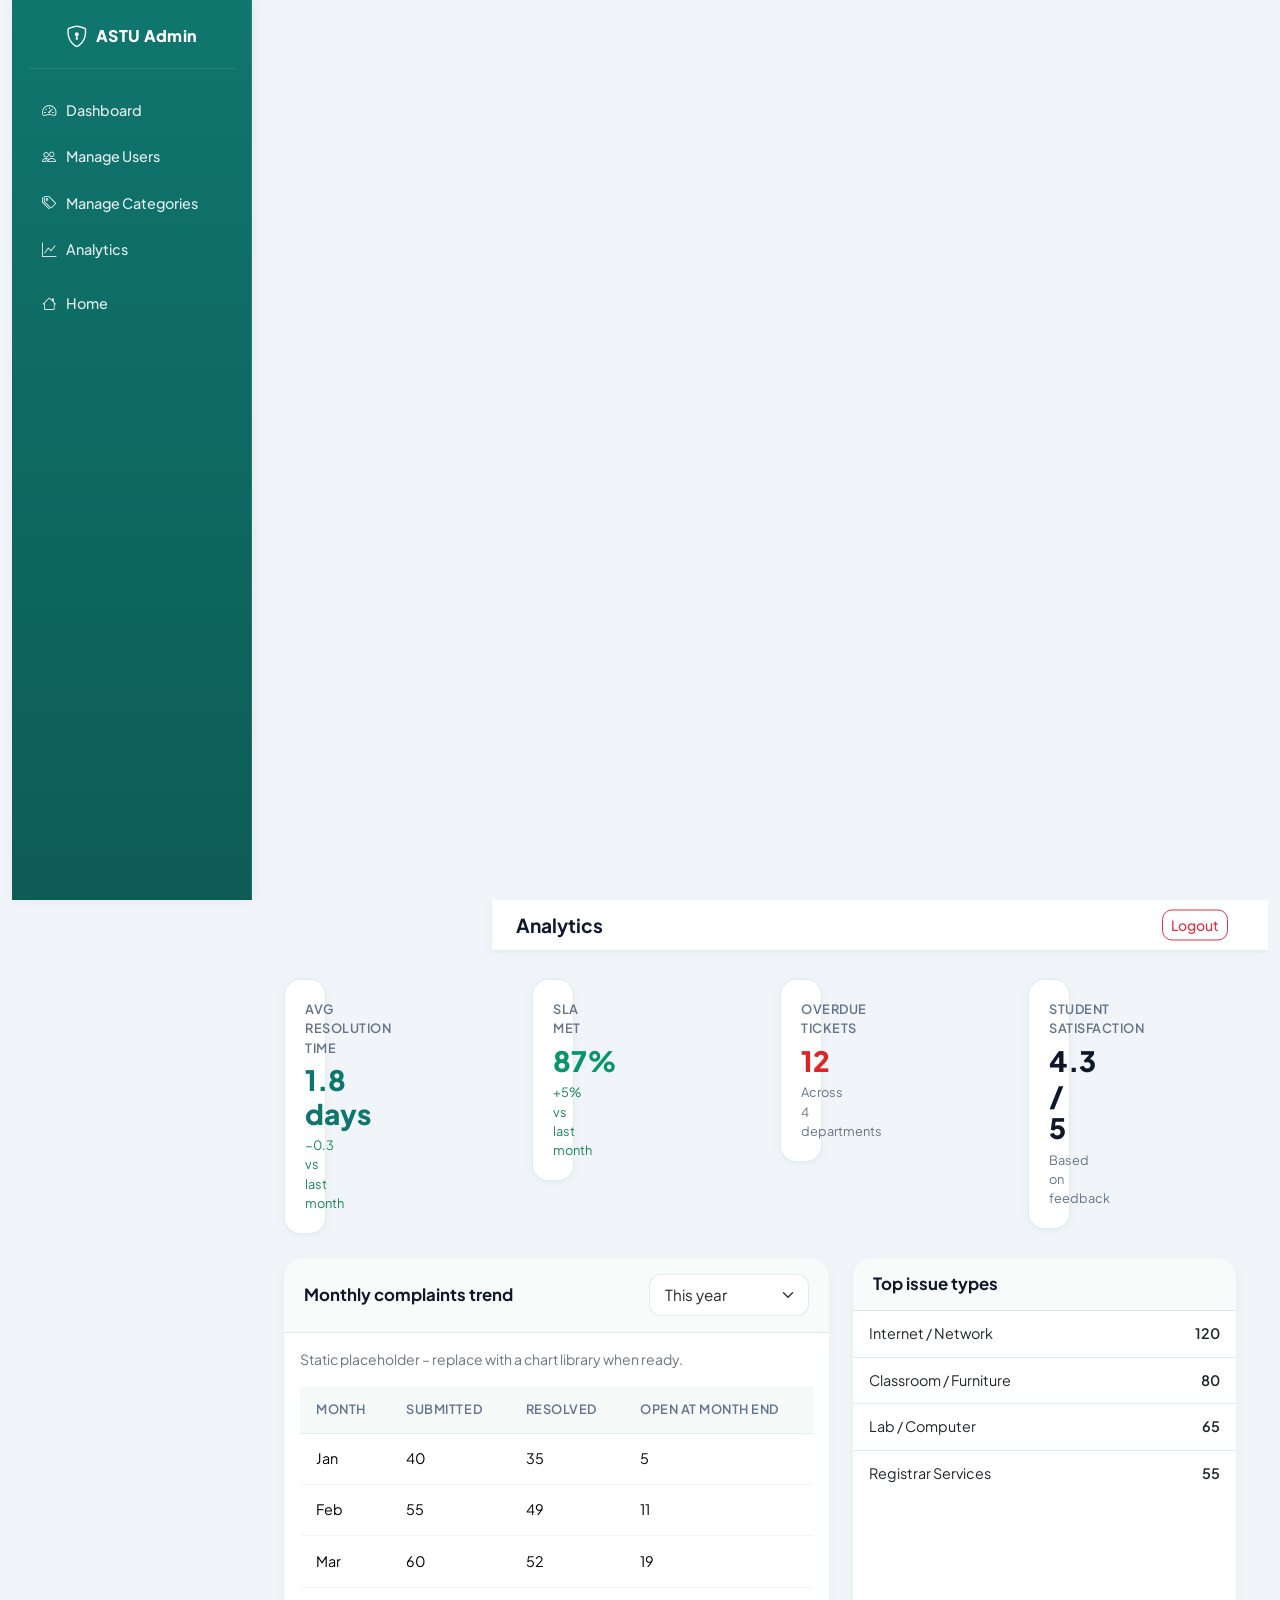
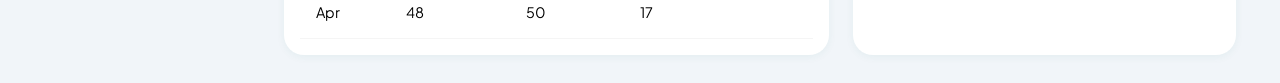
<file: frontend/admin/analytics.html>
<!doctype html>
<html lang="en">
  <head>
    <meta charset="utf-8" />
    <meta name="viewport" content="width=device-width, initial-scale=1" />
    <title>Analytics • Admin • ASTU</title>
    <link href="https://cdn.jsdelivr.net/npm/bootstrap@5.3.3/dist/css/bootstrap.min.css" rel="stylesheet" />
    <link href="https://cdn.jsdelivr.net/npm/bootstrap-icons@1.11.3/font/bootstrap-icons.min.css" rel="stylesheet" />
    <link rel="stylesheet" href="../assets/css/app.css" />
  </head>
  <body class="app-dash-body" data-page="admin-analytics">
    <div class="container-fluid app-shell">
      <div class="row g-0">
        <aside class="col-12 col-lg-2 app-sidebar" aria-label="Admin sidebar">
          <div class="app-brand">
            <i class="bi bi-shield-lock"></i>
            <span>ASTU Admin</span>
          </div>
          <nav class="app-nav d-grid gap-1" aria-label="Admin navigation">
            <a href="./admin-dashboard.html" data-nav="admin-dashboard">
              <i class="bi bi-speedometer2"></i> <span>Dashboard</span>
            </a>
            <a href="./manage-users.html" data-nav="admin-users">
              <i class="bi bi-people"></i> <span>Manage Users</span>
            </a>
            <a href="./manage-categories.html" data-nav="admin-categories">
              <i class="bi bi-tags"></i> <span>Manage Categories</span>
            </a>
            <a href="./analytics.html" data-nav="admin-analytics">
              <i class="bi bi-graph-up"></i> <span>Analytics</span>
            </a>
            <a href="../index.html" class="mt-2">
              <i class="bi bi-house"></i> <span>Home</span>
            </a>
          </nav>
        </aside>

        <main class="col-12 col-lg-10">
          <header class="app-topbar">
            <div class="d-flex justify-content-between align-items-center">
              <h1 class="app-page-title">Analytics</h1>
              <button class="btn btn-outline-danger btn-sm" type="button" data-action="logout">Logout</button>
            </div>
          </header>

          <div class="app-content">
            <section class="app-stat-cards row g-4 mb-4" aria-label="KPIs">
              <div class="col-12 col-md-3">
                <div class="app-stat-card app-stat-card--primary">
                  <div class="app-stat-card__label">Avg resolution time</div>
                  <div class="app-stat-card__value">1.8 days</div>
                  <div class="app-stat-card__meta text-success">−0.3 vs last month</div>
                </div>
              </div>
              <div class="col-12 col-md-3">
                <div class="app-stat-card app-stat-card--success">
                  <div class="app-stat-card__label">SLA met</div>
                  <div class="app-stat-card__value">87%</div>
                  <div class="app-stat-card__meta text-success">+5% vs last month</div>
                </div>
              </div>
              <div class="col-12 col-md-3">
                <div class="app-stat-card app-stat-card--danger">
                  <div class="app-stat-card__label">Overdue tickets</div>
                  <div class="app-stat-card__value">12</div>
                  <div class="app-stat-card__meta">Across 4 departments</div>
                </div>
              </div>
              <div class="col-12 col-md-3">
                <div class="app-stat-card">
                  <div class="app-stat-card__label">Student satisfaction</div>
                  <div class="app-stat-card__value">4.3 / 5</div>
                  <div class="app-stat-card__meta">Based on feedback</div>
                </div>
              </div>
            </section>

            <section class="row g-4">
              <div class="col-12 col-xl-7">
                <div class="card app-card h-100">
                  <div class="app-card-header">
                    <h2 class="app-card-header__title">Monthly complaints trend</h2>
                    <select class="form-select form-select-sm" style="max-width: 160px;">
                      <option selected>This year</option>
                      <option>Last year</option>
                    </select>
                  </div>
                  <div class="p-3">
                    <div class="text-secondary small mb-3">Static placeholder – replace with a chart library when ready.</div>
                    <div class="app-table-wrap">
                      <table class="table table-sm align-middle mb-0">
                        <thead>
                          <tr>
                            <th>Month</th>
                            <th>Submitted</th>
                            <th>Resolved</th>
                            <th>Open at month end</th>
                          </tr>
                        </thead>
                        <tbody>
                          <tr><td>Jan</td><td>40</td><td>35</td><td>5</td></tr>
                          <tr><td>Feb</td><td>55</td><td>49</td><td>11</td></tr>
                          <tr><td>Mar</td><td>60</td><td>52</td><td>19</td></tr>
                          <tr><td>Apr</td><td>48</td><td>50</td><td>17</td></tr>
                        </tbody>
                      </table>
                    </div>
                  </div>
                </div>
              </div>
              <div class="col-12 col-xl-5">
                <div class="card app-card h-100">
                  <div class="app-card-header">
                    <h2 class="app-card-header__title">Top issue types</h2>
                  </div>
                  <ul class="list-group list-group-flush app-list-group">
                    <li class="list-group-item d-flex justify-content-between">
                      <span>Internet / Network</span>
                      <span class="fw-semibold">120</span>
                    </li>
                    <li class="list-group-item d-flex justify-content-between">
                      <span>Classroom / Furniture</span>
                      <span class="fw-semibold">80</span>
                    </li>
                    <li class="list-group-item d-flex justify-content-between">
                      <span>Lab / Computer</span>
                      <span class="fw-semibold">65</span>
                    </li>
                    <li class="list-group-item d-flex justify-content-between">
                      <span>Registrar Services</span>
                      <span class="fw-semibold">55</span>
                    </li>
                  </ul>
                </div>
              </div>
            </section>
          </div>
        </main>
      </div>
    </div>
    <script src="../assets/js/app.js"></script>
  </body>
</html>
</file>
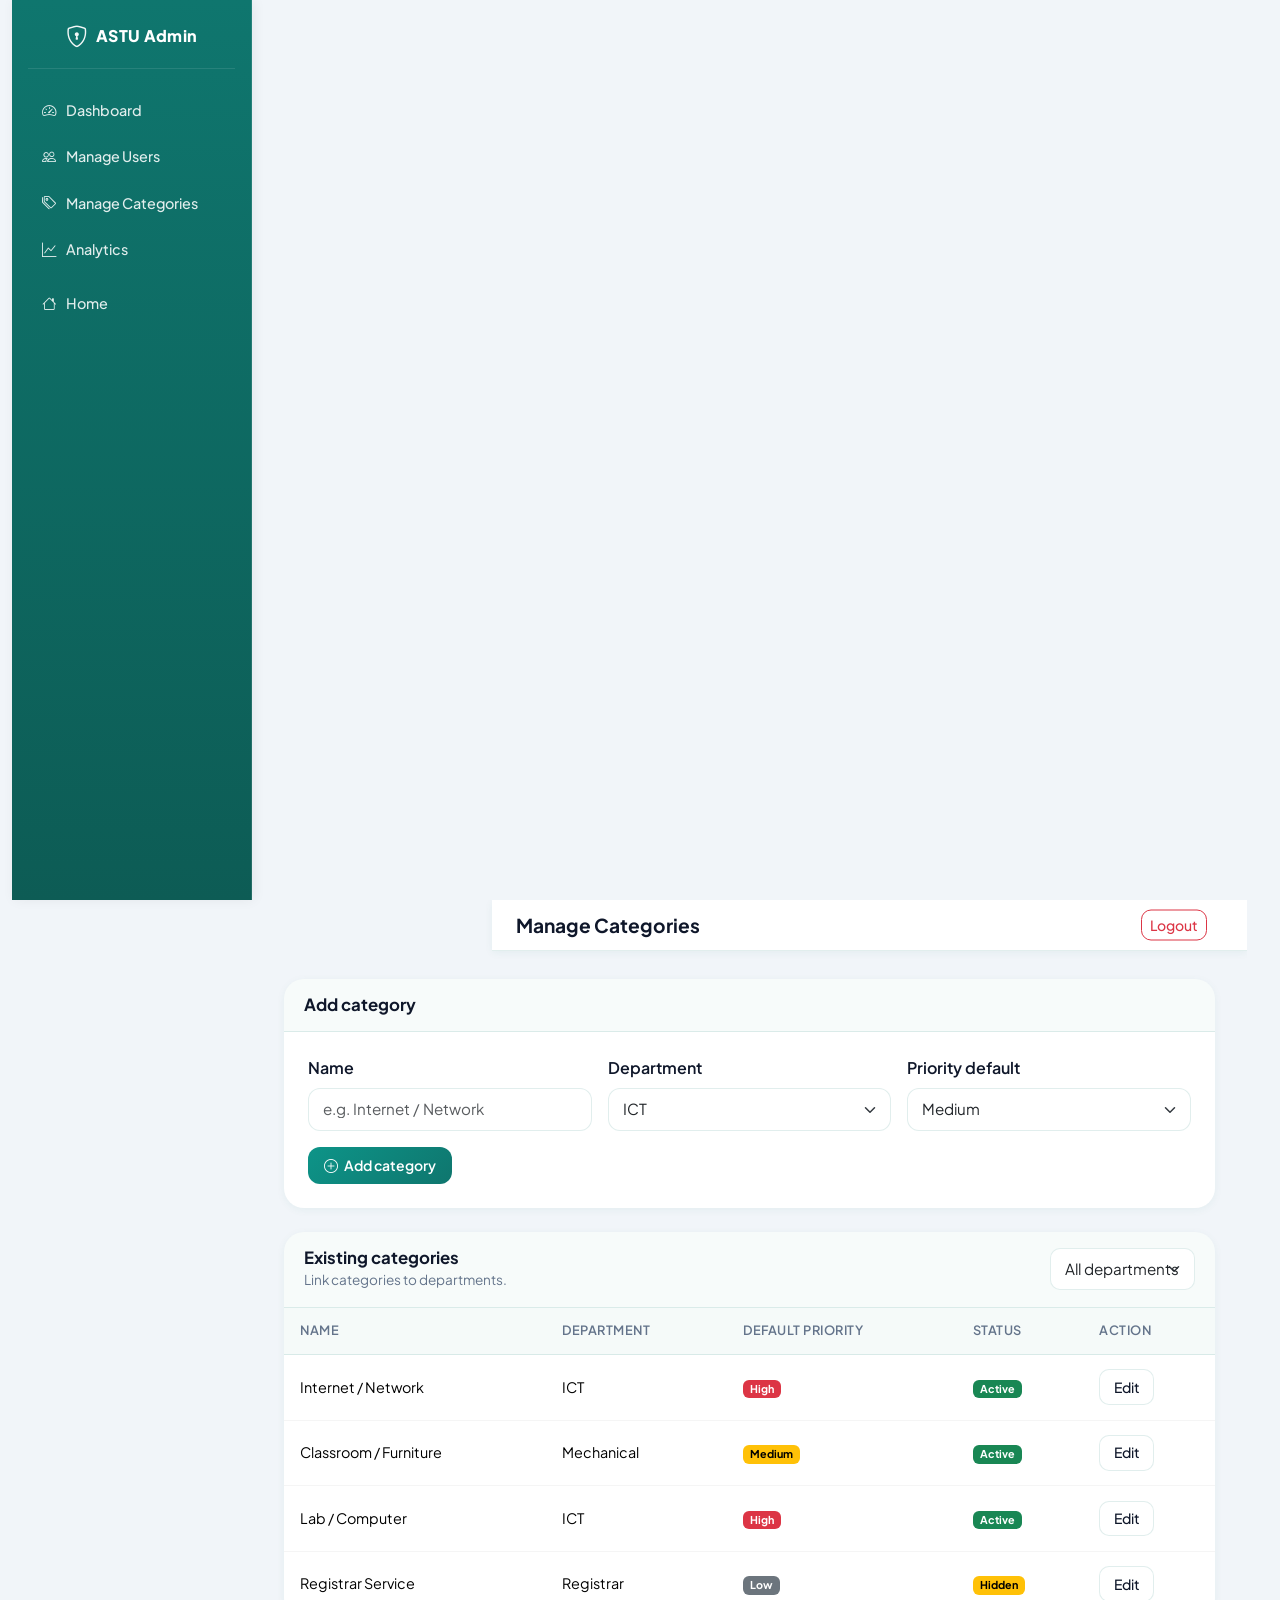
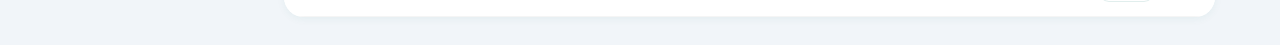
<file: frontend/admin/manage-categories.html>
<!doctype html>
<html lang="en">
  <head>
    <meta charset="utf-8" />
    <meta name="viewport" content="width=device-width, initial-scale=1" />
    <title>Manage Categories • Admin • ASTU</title>
    <link href="https://cdn.jsdelivr.net/npm/bootstrap@5.3.3/dist/css/bootstrap.min.css" rel="stylesheet" />
    <link href="https://cdn.jsdelivr.net/npm/bootstrap-icons@1.11.3/font/bootstrap-icons.min.css" rel="stylesheet" />
    <link rel="stylesheet" href="../assets/css/app.css" />
  </head>
  <body class="app-dash-body" data-page="admin-categories">
    <div class="container-fluid app-shell">
      <div class="row g-0">
        <aside class="col-12 col-lg-2 app-sidebar" aria-label="Admin sidebar">
          <div class="app-brand">
            <i class="bi bi-shield-lock"></i>
            <span>ASTU Admin</span>
          </div>
          <nav class="app-nav d-grid gap-1" aria-label="Admin navigation">
            <a href="./admin-dashboard.html" data-nav="admin-dashboard">
              <i class="bi bi-speedometer2"></i> <span>Dashboard</span>
            </a>
            <a href="./manage-users.html" data-nav="admin-users">
              <i class="bi bi-people"></i> <span>Manage Users</span>
            </a>
            <a href="./manage-categories.html" data-nav="admin-categories">
              <i class="bi bi-tags"></i> <span>Manage Categories</span>
            </a>
            <a href="./analytics.html" data-nav="admin-analytics">
              <i class="bi bi-graph-up"></i> <span>Analytics</span>
            </a>
            <a href="../index.html" class="mt-2">
              <i class="bi bi-house"></i> <span>Home</span>
            </a>
          </nav>
        </aside>

        <main class="col-12 col-lg-10">
          <header class="app-topbar">
            <div class="d-flex justify-content-between align-items-center">
              <h1 class="app-page-title">Manage Categories</h1>
              <button class="btn btn-outline-danger btn-sm" type="button" data-action="logout">Logout</button>
            </div>
          </header>

          <div class="app-content">
            <section class="card app-card mb-4">
              <div class="app-card-header">
                <h2 class="app-card-header__title">Add category</h2>
              </div>
              <div class="p-3 p-md-4">
                <form class="row g-3" onsubmit="return false;">
                  <div class="col-12 col-md-4">
                    <label class="form-label">Name</label>
                    <input class="form-control" placeholder="e.g. Internet / Network" />
                  </div>
                  <div class="col-12 col-md-4">
                    <label class="form-label">Department</label>
                    <select class="form-select">
                      <option>ICT</option>
                      <option>Registrar</option>
                      <option>Mechanical</option>
                      <option>Electrical</option>
                    </select>
                  </div>
                  <div class="col-12 col-md-4">
                    <label class="form-label">Priority default</label>
                    <select class="form-select">
                      <option>Low</option>
                      <option selected>Medium</option>
                      <option>High</option>
                    </select>
                  </div>
                  <div class="col-12">
                    <button class="btn btn-primary btn-sm" type="submit" data-action="save">
                      <i class="bi bi-plus-circle me-1"></i> Add category
                    </button>
                  </div>
                </form>
              </div>
            </section>

            <section class="card app-card">
              <div class="app-card-header">
                <div>
                  <h2 class="app-card-header__title">Existing categories</h2>
                  <div class="app-card-header__subtitle">Link categories to departments.</div>
                </div>
                <div class="app-filters">
                  <select class="form-select form-select-sm">
                    <option selected>All departments</option>
                    <option>ICT</option>
                    <option>Registrar</option>
                    <option>Mechanical</option>
                    <option>Electrical</option>
                  </select>
                </div>
              </div>
              <div class="app-table-wrap" role="region" aria-label="Categories table">
                <table class="table table-hover align-middle mb-0">
                  <thead>
                    <tr>
                      <th scope="col">Name</th>
                      <th scope="col">Department</th>
                      <th scope="col">Default priority</th>
                      <th scope="col">Status</th>
                      <th scope="col">Action</th>
                    </tr>
                  </thead>
                  <tbody>
                    <tr>
                      <td>Internet / Network</td>
                      <td>ICT</td>
                      <td><span class="badge text-bg-danger">High</span></td>
                      <td><span class="badge text-bg-success">Active</span></td>
                      <td><button class="btn btn-app-outline btn-sm" type="button" data-action="save">Edit</button></td>
                    </tr>
                    <tr>
                      <td>Classroom / Furniture</td>
                      <td>Mechanical</td>
                      <td><span class="badge text-bg-warning">Medium</span></td>
                      <td><span class="badge text-bg-success">Active</span></td>
                      <td><button class="btn btn-app-outline btn-sm" type="button" data-action="save">Edit</button></td>
                    </tr>
                    <tr>
                      <td>Lab / Computer</td>
                      <td>ICT</td>
                      <td><span class="badge text-bg-danger">High</span></td>
                      <td><span class="badge text-bg-success">Active</span></td>
                      <td><button class="btn btn-app-outline btn-sm" type="button" data-action="save">Edit</button></td>
                    </tr>
                    <tr>
                      <td>Registrar Service</td>
                      <td>Registrar</td>
                      <td><span class="badge text-bg-secondary">Low</span></td>
                      <td><span class="badge text-bg-warning">Hidden</span></td>
                      <td><button class="btn btn-app-outline btn-sm" type="button" data-action="save">Edit</button></td>
                    </tr>
                  </tbody>
                </table>
              </div>
            </section>
          </div>
        </main>
      </div>
    </div>
    <script src="../assets/js/app.js"></script>
  </body>
</html>
</file>
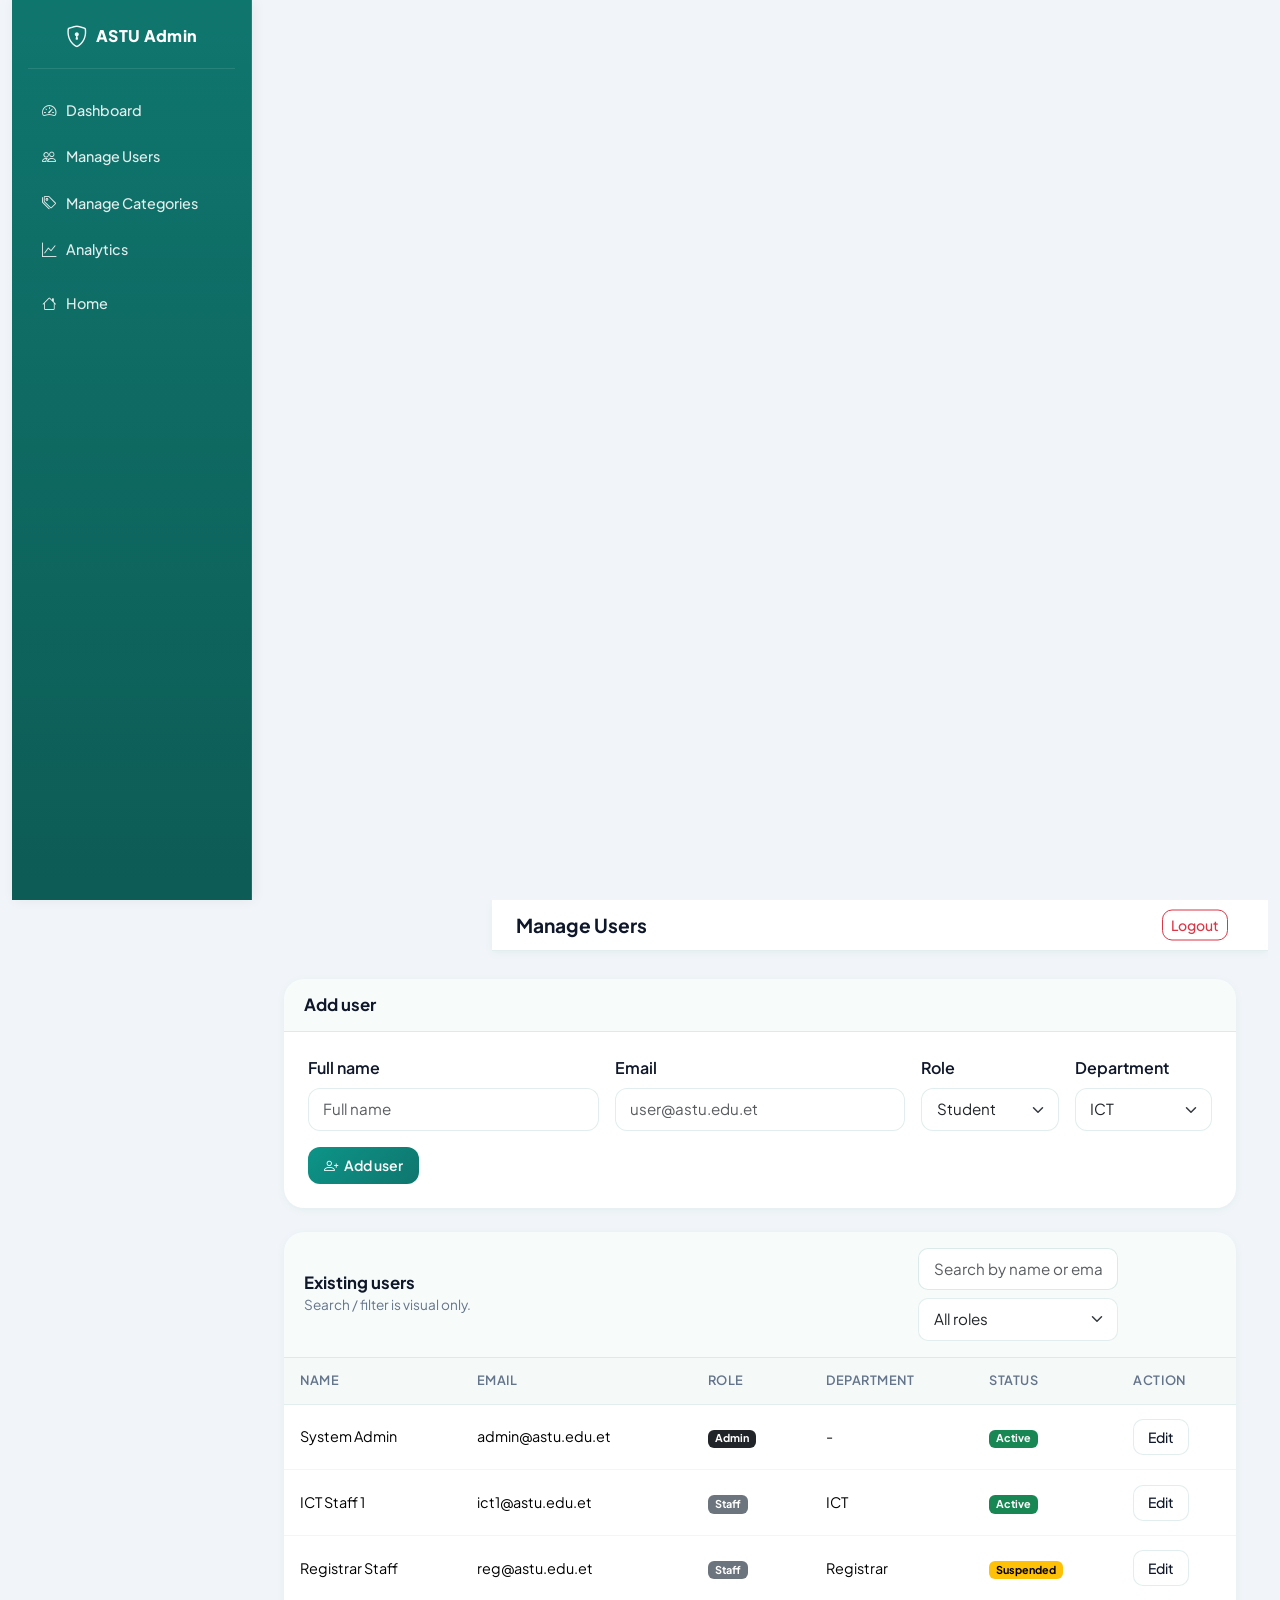
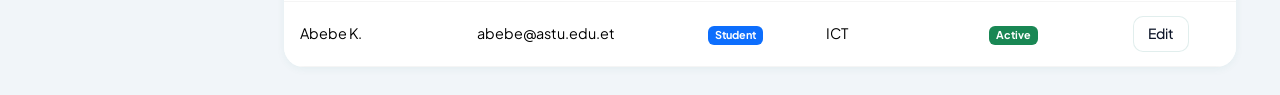
<file: frontend/admin/manage-users.html>
<!doctype html>
<html lang="en">
  <head>
    <meta charset="utf-8" />
    <meta name="viewport" content="width=device-width, initial-scale=1" />
    <title>Manage Users • Admin • ASTU</title>
    <link href="https://cdn.jsdelivr.net/npm/bootstrap@5.3.3/dist/css/bootstrap.min.css" rel="stylesheet" />
    <link href="https://cdn.jsdelivr.net/npm/bootstrap-icons@1.11.3/font/bootstrap-icons.min.css" rel="stylesheet" />
    <link rel="stylesheet" href="../assets/css/app.css" />
  </head>
  <body class="app-dash-body" data-page="admin-users">
    <div class="container-fluid app-shell">
      <div class="row g-0">
        <aside class="col-12 col-lg-2 app-sidebar" aria-label="Admin sidebar">
          <div class="app-brand">
            <i class="bi bi-shield-lock"></i>
            <span>ASTU Admin</span>
          </div>
          <nav class="app-nav d-grid gap-1" aria-label="Admin navigation">
            <a href="./admin-dashboard.html" data-nav="admin-dashboard">
              <i class="bi bi-speedometer2"></i> <span>Dashboard</span>
            </a>
            <a href="./manage-users.html" data-nav="admin-users">
              <i class="bi bi-people"></i> <span>Manage Users</span>
            </a>
            <a href="./manage-categories.html" data-nav="admin-categories">
              <i class="bi bi-tags"></i> <span>Manage Categories</span>
            </a>
            <a href="./analytics.html" data-nav="admin-analytics">
              <i class="bi bi-graph-up"></i> <span>Analytics</span>
            </a>
            <a href="../index.html" class="mt-2">
              <i class="bi bi-house"></i> <span>Home</span>
            </a>
          </nav>
        </aside>

        <main class="col-12 col-lg-10">
          <header class="app-topbar">
            <div class="d-flex justify-content-between align-items-center">
              <h1 class="app-page-title">Manage Users</h1>
              <button class="btn btn-outline-danger btn-sm" type="button" data-action="logout">Logout</button>
            </div>
          </header>

          <div class="app-content">
            <section class="card app-card mb-4">
              <div class="app-card-header">
                <h2 class="app-card-header__title">Add user</h2>
              </div>
              <div class="p-3 p-md-4">
                <form class="row g-3" onsubmit="return false;">
                  <div class="col-12 col-md-4">
                    <label class="form-label">Full name</label>
                    <input class="form-control" placeholder="Full name" />
                  </div>
                  <div class="col-12 col-md-4">
                    <label class="form-label">Email</label>
                    <input class="form-control" type="email" placeholder="user@astu.edu.et" />
                  </div>
                  <div class="col-12 col-md-2">
                    <label class="form-label">Role</label>
                    <select class="form-select">
                      <option>Student</option>
                      <option>Staff</option>
                      <option>Admin</option>
                    </select>
                  </div>
                  <div class="col-12 col-md-2">
                    <label class="form-label">Department</label>
                    <select class="form-select">
                      <option>ICT</option>
                      <option>Registrar</option>
                      <option>Mechanical</option>
                      <option>Electrical</option>
                    </select>
                  </div>
                  <div class="col-12">
                    <button class="btn btn-primary btn-sm" type="submit" data-action="save">
                      <i class="bi bi-person-plus me-1"></i> Add user
                    </button>
                  </div>
                </form>
              </div>
            </section>

            <section class="card app-card">
              <div class="app-card-header">
                <div>
                  <h2 class="app-card-header__title">Existing users</h2>
                  <div class="app-card-header__subtitle">Search / filter is visual only.</div>
                </div>
                <div class="app-filters">
                  <input class="form-control form-control-sm" placeholder="Search by name or email" />
                  <select class="form-select form-select-sm">
                    <option selected>All roles</option>
                    <option>Student</option>
                    <option>Staff</option>
                    <option>Admin</option>
                  </select>
                </div>
              </div>
              <div class="app-table-wrap" role="region" aria-label="Users table">
                <table class="table table-hover align-middle mb-0">
                  <thead>
                    <tr>
                      <th scope="col">Name</th>
                      <th scope="col">Email</th>
                      <th scope="col">Role</th>
                      <th scope="col">Department</th>
                      <th scope="col">Status</th>
                      <th scope="col">Action</th>
                    </tr>
                  </thead>
                  <tbody>
                    <tr>
                      <td>System Admin</td>
                      <td>admin@astu.edu.et</td>
                      <td><span class="badge text-bg-dark">Admin</span></td>
                      <td>-</td>
                      <td><span class="badge text-bg-success">Active</span></td>
                      <td><button class="btn btn-app-outline btn-sm" type="button" data-action="save">Edit</button></td>
                    </tr>
                    <tr>
                      <td>ICT Staff 1</td>
                      <td>ict1@astu.edu.et</td>
                      <td><span class="badge text-bg-secondary">Staff</span></td>
                      <td>ICT</td>
                      <td><span class="badge text-bg-success">Active</span></td>
                      <td><button class="btn btn-app-outline btn-sm" type="button" data-action="save">Edit</button></td>
                    </tr>
                    <tr>
                      <td>Registrar Staff</td>
                      <td>reg@astu.edu.et</td>
                      <td><span class="badge text-bg-secondary">Staff</span></td>
                      <td>Registrar</td>
                      <td><span class="badge text-bg-warning">Suspended</span></td>
                      <td><button class="btn btn-app-outline btn-sm" type="button" data-action="save">Edit</button></td>
                    </tr>
                    <tr>
                      <td>Abebe K.</td>
                      <td>abebe@astu.edu.et</td>
                      <td><span class="badge text-bg-primary">Student</span></td>
                      <td>ICT</td>
                      <td><span class="badge text-bg-success">Active</span></td>
                      <td><button class="btn btn-app-outline btn-sm" type="button" data-action="save">Edit</button></td>
                    </tr>
                  </tbody>
                </table>
              </div>
            </section>
          </div>
        </main>
      </div>
    </div>
    <script src="../assets/js/app.js"></script>
  </body>
</html>
</file>
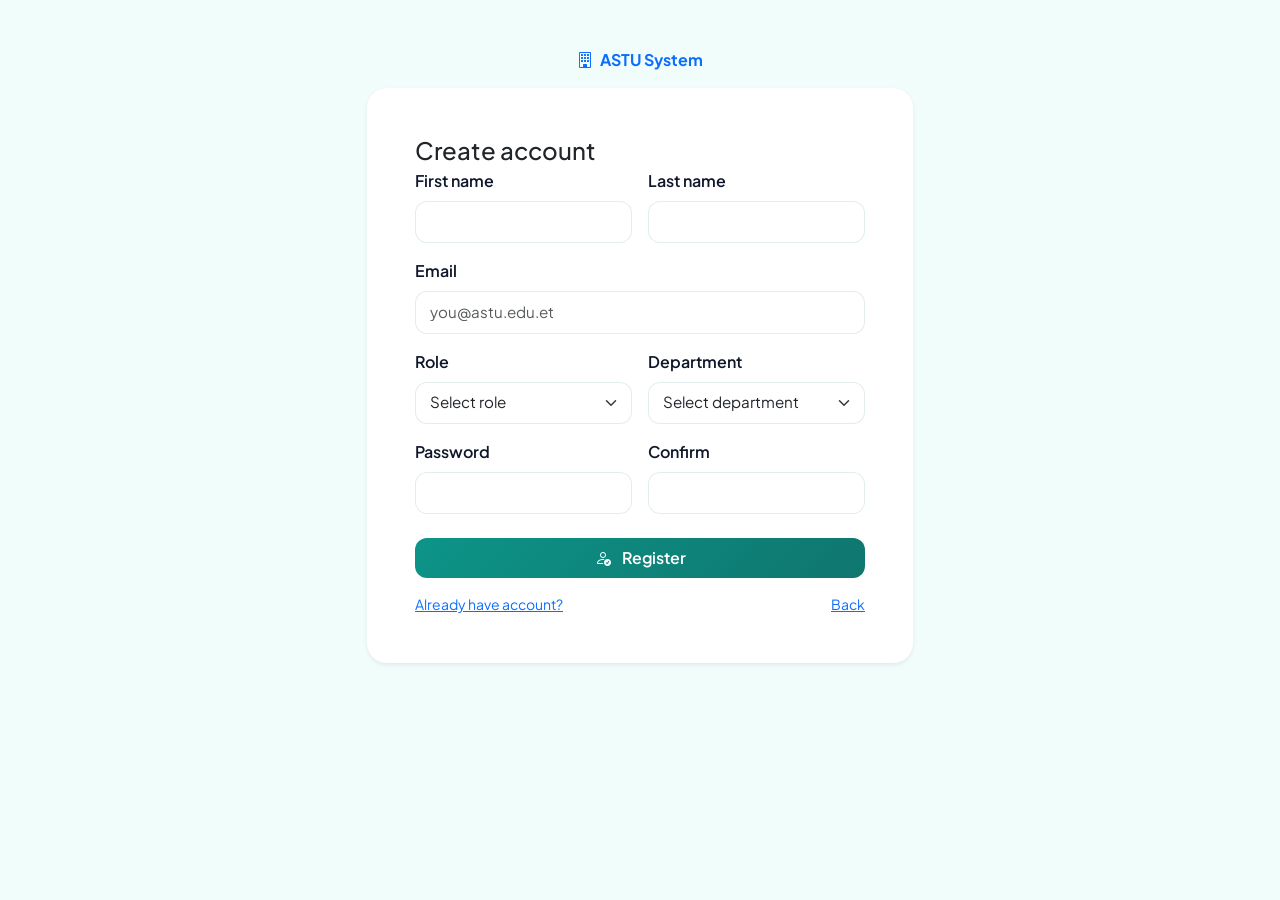
<file: frontend/auth/register.html>
<!doctype html>
<html lang="en">
  <head>
    <meta charset="utf-8" />
    <meta name="viewport" content="width=device-width, initial-scale=1" />
    <title>Register • ASTU Complaint System</title>
    <link
      href="https://cdn.jsdelivr.net/npm/bootstrap@5.3.3/dist/css/bootstrap.min.css"
      rel="stylesheet"
    />
    <link
      href="https://cdn.jsdelivr.net/npm/bootstrap-icons@1.11.3/font/bootstrap-icons.min.css"
      rel="stylesheet"
    />
    <link rel="stylesheet" href="../assets/css/app.css" />
  </head>
  <body>
    <div class="container py-5">
      <div class="row justify-content-center">
        <div class="col-12 col-md-9 col-lg-6">
          <div class="text-center mb-3">
            <a class="text-decoration-none fw-bold" href="../index.html">
              <i class="bi bi-building me-1"></i> ASTU System
            </a>
          </div>

          <div class="card app-card shadow-sm">
            <div class="card-body p-4 p-md-5">
              <h1 class="h4 mb-1">Create account</h1>

              <form onsubmit="return false;">
                <div class="row g-3">
                  <div class="col-12 col-md-6">
                    <label class="form-label" for="fname">First name</label>
                    <input class="form-control" id="fname" type="text" required />
                  </div>
                  <div class="col-12 col-md-6">
                    <label class="form-label" for="lname">Last name</label>
                    <input class="form-control" id="lname" type="text" required />
                  </div>
                  <div class="col-12">
                    <label class="form-label" for="email">Email</label>
                    <input class="form-control" id="email" type="email" placeholder="you@astu.edu.et" required />
                  </div>
                  <div class="col-12 col-md-6">
                    <label class="form-label" for="role">Role</label>
                    <select class="form-select" id="role" required>
                      <option value="" selected disabled>Select role</option>
                      <option value="student">Student</option>
                      <option value="staff">Department Staff</option>
                    </select>
                  </div>
                  <div class="col-12 col-md-6">
                    <label class="form-label" for="dept">Department</label>
                    <select class="form-select" id="dept" required>
                      <option value="" selected disabled>Select department</option>
                      <option value="civil-engineering">Civil Engineering</option>
                      <option value="electrical-electronics-engineering">Electrical &amp; Electronics Engineering</option>
                      <option value="computing-cse-se">Computing (CSE / SE)</option>
                      <option value="applied-sciences">Applied Sciences</option>
                      <option value="mechanical-engineering">Mechanical Engineering</option>
                      <option value="chemical-engineering">Chemical Engineering</option>
                      <option value="material-engineering">Material Engineering</option>
                      <option value="architecture">Architecture</option>
                      <option value="water-resources-engineering">Water Resources / Water Engineering</option>
                    </select>
                  </div>
                  <div class="col-12 col-md-6">
                    <label class="form-label" for="password">Password</label>
                    <input class="form-control" id="password" type="password" required />
                  </div>
                  <div class="col-12 col-md-6">
                    <label class="form-label" for="confirm">Confirm</label>
                    <input class="form-control" id="confirm" type="password" required />
                  </div>
                </div>

                <button class="btn btn-primary w-100 mt-4" id="registerBtn" type="submit">
                  <i class="bi bi-person-check me-2"></i> Register
                </button>

                <div class="d-flex justify-content-between mt-3 small">
                  <a href="./login.html">Already have account?</a>
                  <a href="../index.html">Back</a>
                </div>
              </form>
            </div>
          </div>
        </div>
      </div>
    </div>

    <script>
      document.getElementById('registerBtn').addEventListener('click', function (e) {
        const form = document.querySelector('form');
        if (!form.checkValidity()) {
          form.reportValidity();
          return;
        }
        console.info('Registered (demo redirect)');
        window.location.href = './login.html';
      });
    </script>
  </body>
</html>
</file>
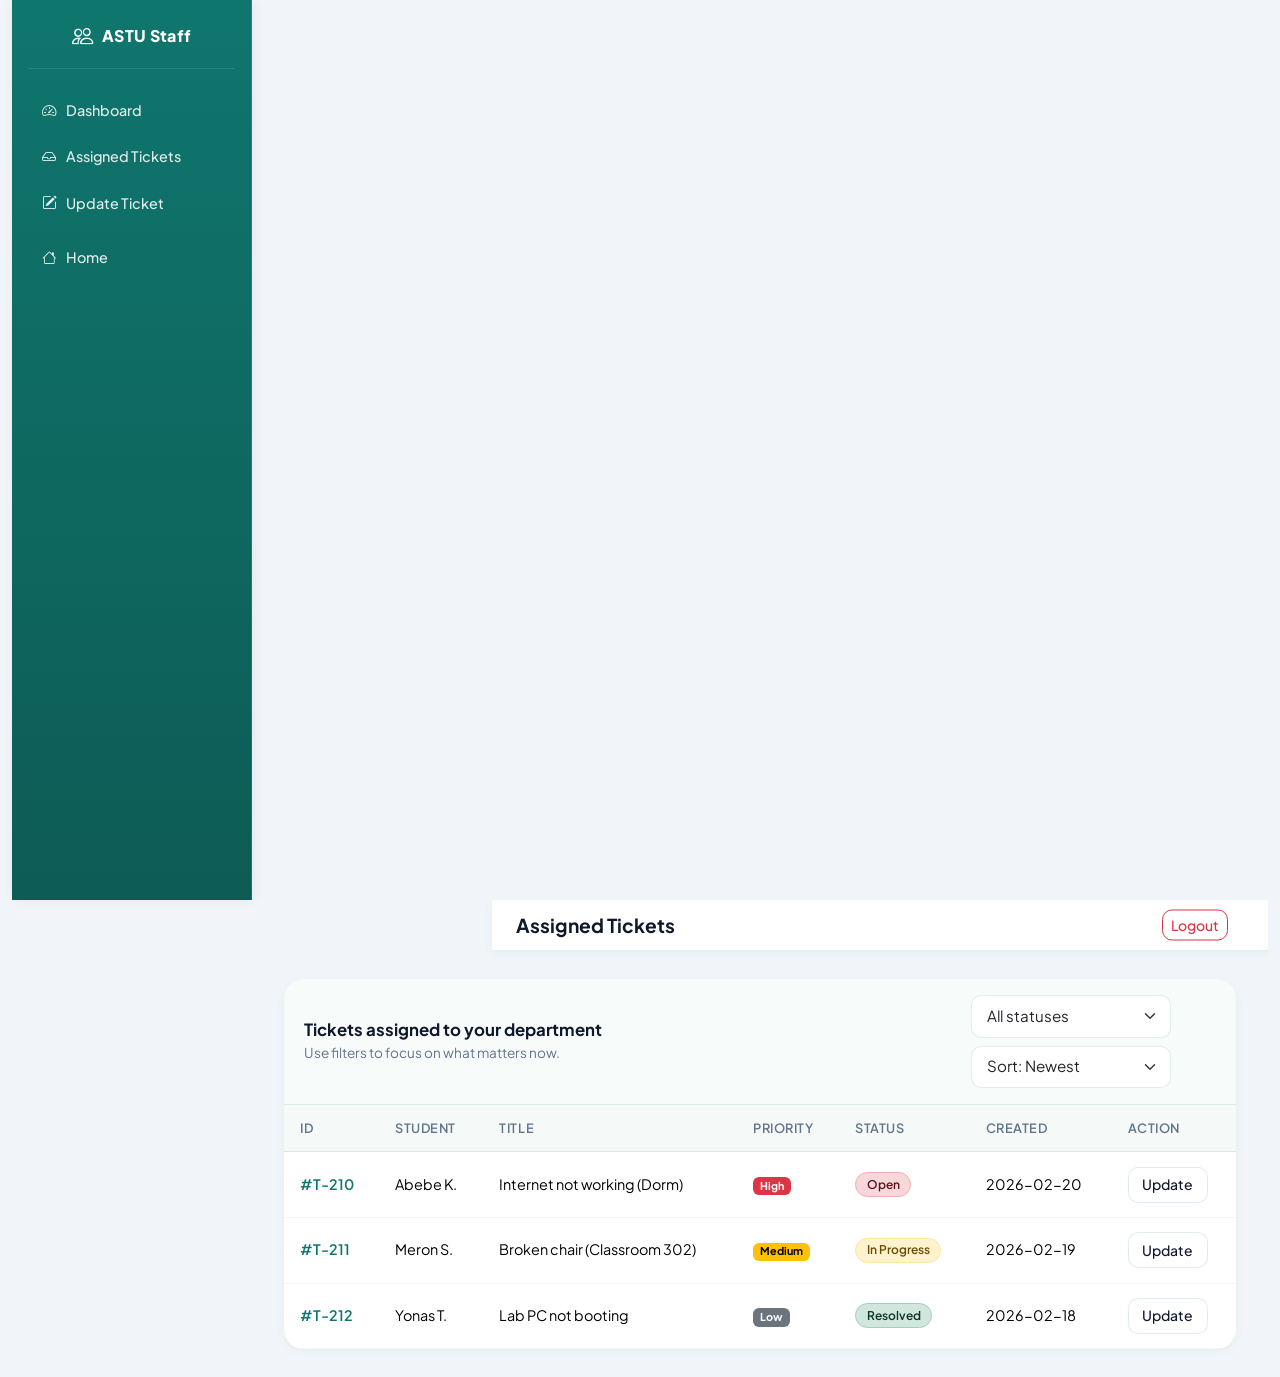
<file: frontend/staff/assigned-tickets.html>
<!doctype html>
<html lang="en">
  <head>
    <meta charset="utf-8" />
    <meta name="viewport" content="width=device-width, initial-scale=1" />
    <title>Assigned Tickets • Staff • ASTU</title>
    <link href="https://cdn.jsdelivr.net/npm/bootstrap@5.3.3/dist/css/bootstrap.min.css" rel="stylesheet" />
    <link href="https://cdn.jsdelivr.net/npm/bootstrap-icons@1.11.3/font/bootstrap-icons.min.css" rel="stylesheet" />
    <link rel="stylesheet" href="../assets/css/app.css" />
  </head>
  <body class="app-dash-body" data-page="staff-assigned">
    <div class="container-fluid app-shell">
      <div class="row g-0">
        <aside class="col-12 col-lg-2 app-sidebar" aria-label="Staff sidebar">
          <div class="app-brand">
            <i class="bi bi-people"></i>
            <span>ASTU Staff</span>
          </div>
          <nav class="app-nav d-grid gap-1" aria-label="Staff navigation">
            <a href="./staff-dashboard.html" data-nav="staff-dashboard">
              <i class="bi bi-speedometer2"></i> <span>Dashboard</span>
            </a>
            <a href="./assigned-tickets.html" data-nav="staff-assigned">
              <i class="bi bi-inbox"></i> <span>Assigned Tickets</span>
            </a>
            <a href="./update-ticket.html" data-nav="staff-update">
              <i class="bi bi-pencil-square"></i> <span>Update Ticket</span>
            </a>
            <a href="../index.html" class="mt-2">
              <i class="bi bi-house"></i> <span>Home</span>
            </a>
          </nav>
        </aside>

        <main class="col-12 col-lg-10">
          <header class="app-topbar">
            <div class="d-flex justify-content-between align-items-center">
              <h1 class="app-page-title">Assigned Tickets</h1>
              <button class="btn btn-outline-danger btn-sm" type="button" data-action="logout">Logout</button>
            </div>
          </header>

          <div class="app-content">
            <div class="card app-card">
              <div class="app-card-header">
                <div>
                  <h2 class="app-card-header__title">Tickets assigned to your department</h2>
                  <div class="app-card-header__subtitle">Use filters to focus on what matters now.</div>
                </div>
                <div class="app-filters">
                  <select class="form-select form-select-sm">
                    <option selected>All statuses</option>
                    <option>Open</option>
                    <option>In Progress</option>
                    <option>Resolved</option>
                  </select>
                  <select class="form-select form-select-sm">
                    <option selected>Sort: Newest</option>
                    <option>Oldest</option>
                    <option>High priority</option>
                  </select>
                </div>
              </div>
              <div class="app-table-wrap" role="region" aria-label="Assigned tickets table">
                <table class="table table-hover align-middle mb-0">
                  <thead>
                    <tr>
                      <th scope="col">ID</th>
                      <th scope="col">Student</th>
                      <th scope="col">Title</th>
                      <th scope="col">Priority</th>
                      <th scope="col">Status</th>
                      <th scope="col">Created</th>
                      <th scope="col">Action</th>
                    </tr>
                  </thead>
                  <tbody>
                    <tr>
                      <td class="fw-semibold">#T-210</td>
                      <td>Abebe K.</td>
                      <td>Internet not working (Dorm)</td>
                      <td><span class="badge text-bg-danger">High</span></td>
                      <td>
                        <span class="badge rounded-pill bg-danger-subtle text-danger-emphasis border border-danger-subtle">Open</span>
                      </td>
                      <td>2026-02-20</td>
                      <td><a class="btn btn-app-outline btn-sm" href="./update-ticket.html">Update</a></td>
                    </tr>
                    <tr>
                      <td class="fw-semibold">#T-211</td>
                      <td>Meron S.</td>
                      <td>Broken chair (Classroom 302)</td>
                      <td><span class="badge text-bg-warning">Medium</span></td>
                      <td>
                        <span class="badge rounded-pill bg-warning-subtle text-warning-emphasis border border-warning-subtle">In Progress</span>
                      </td>
                      <td>2026-02-19</td>
                      <td><a class="btn btn-app-outline btn-sm" href="./update-ticket.html">Update</a></td>
                    </tr>
                    <tr>
                      <td class="fw-semibold">#T-212</td>
                      <td>Yonas T.</td>
                      <td>Lab PC not booting</td>
                      <td><span class="badge text-bg-secondary">Low</span></td>
                      <td>
                        <span class="badge rounded-pill bg-success-subtle text-success-emphasis border border-success-subtle">Resolved</span>
                      </td>
                      <td>2026-02-18</td>
                      <td><a class="btn btn-app-outline btn-sm" href="./update-ticket.html">Update</a></td>
                    </tr>
                  </tbody>
                </table>
              </div>
            </div>
          </div>
        </main>
      </div>
    </div>
    <script src="../assets/js/app.js"></script>
  </body>
</html>
</file>
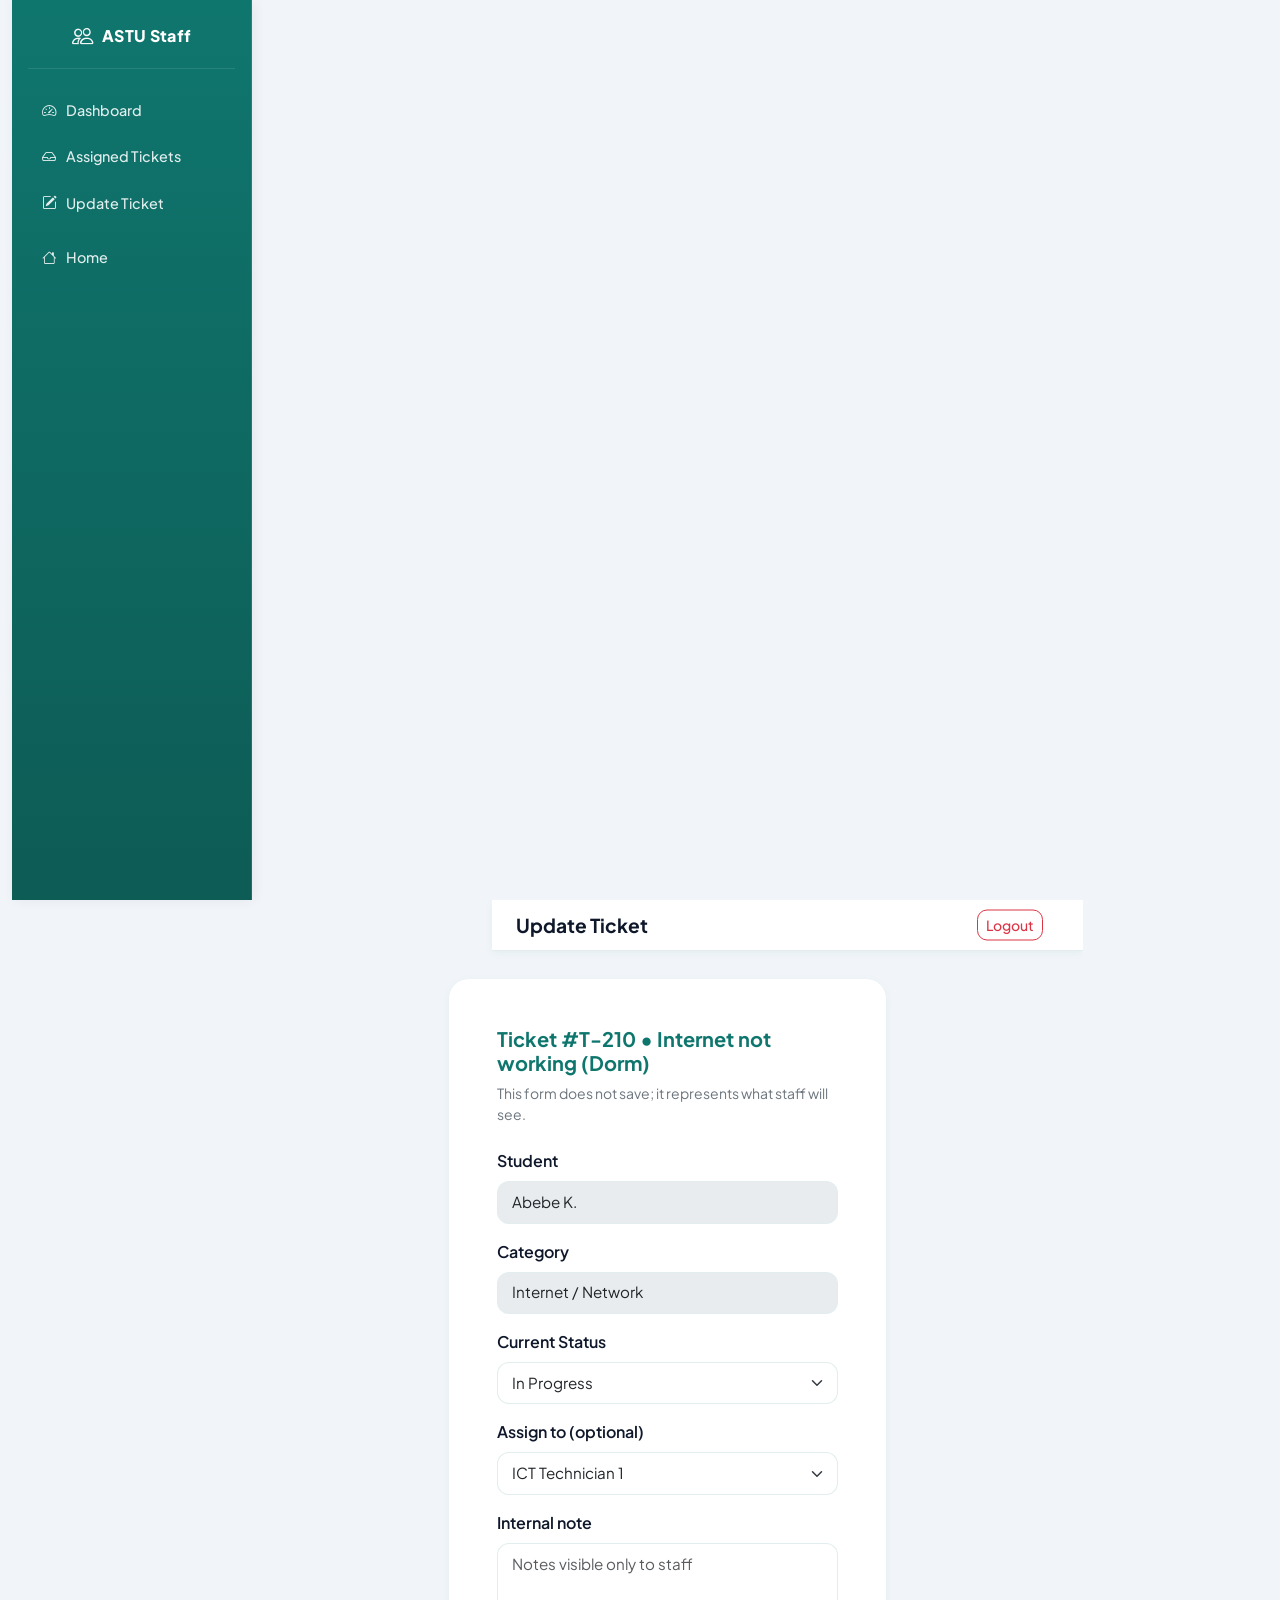
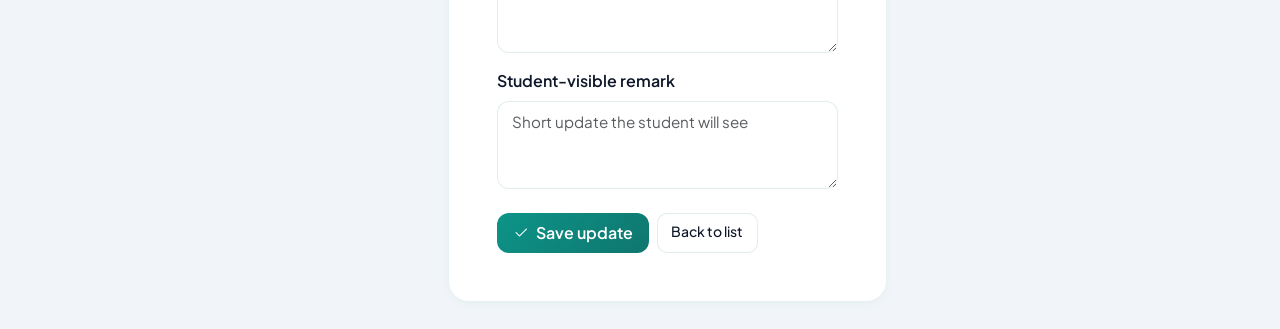
<file: frontend/staff/update-ticket.html>
<!doctype html>
<html lang="en">
  <head>
    <meta charset="utf-8" />
    <meta name="viewport" content="width=device-width, initial-scale=1" />
    <title>Update Ticket • Staff • ASTU</title>
    <link href="https://cdn.jsdelivr.net/npm/bootstrap@5.3.3/dist/css/bootstrap.min.css" rel="stylesheet" />
    <link href="https://cdn.jsdelivr.net/npm/bootstrap-icons@1.11.3/font/bootstrap-icons.min.css" rel="stylesheet" />
    <link rel="stylesheet" href="../assets/css/app.css" />
  </head>
  <body class="app-dash-body" data-page="staff-update">
    <div class="container-fluid app-shell">
      <div class="row g-0">
        <aside class="col-12 col-lg-2 app-sidebar" aria-label="Staff sidebar">
          <div class="app-brand">
            <i class="bi bi-people"></i>
            <span>ASTU Staff</span>
          </div>
          <nav class="app-nav d-grid gap-1" aria-label="Staff navigation">
            <a href="./staff-dashboard.html" data-nav="staff-dashboard">
              <i class="bi bi-speedometer2"></i> <span>Dashboard</span>
            </a>
            <a href="./assigned-tickets.html" data-nav="staff-assigned">
              <i class="bi bi-inbox"></i> <span>Assigned Tickets</span>
            </a>
            <a href="./update-ticket.html" data-nav="staff-update">
              <i class="bi bi-pencil-square"></i> <span>Update Ticket</span>
            </a>
            <a href="../index.html" class="mt-2">
              <i class="bi bi-house"></i> <span>Home</span>
            </a>
          </nav>
        </aside>

        <main class="col-12 col-lg-10">
          <header class="app-topbar">
            <div class="d-flex justify-content-between align-items-center">
              <h1 class="app-page-title">Update Ticket</h1>
              <button class="btn btn-outline-danger btn-sm" type="button" data-action="logout">Logout</button>
            </div>
          </header>

          <div class="app-content">
            <div class="row justify-content-center">
              <div class="col-12 col-lg-8 col-xl-7">
                <div class="card app-card">
                  <div class="card-body p-4 p-md-5">
                    <h2 class="h5 mb-2 fw-bold" style="color: var(--app-primary-dark);">Ticket #T-210 • Internet not working (Dorm)</h2>
                    <p class="text-secondary small mb-4">This form does not save; it represents what staff will see.</p>

                    <form onsubmit="return false;">
                      <div class="mb-3">
                        <label class="form-label">Student</label>
                        <input class="form-control" value="Abebe K." disabled />
                      </div>
                      <div class="mb-3">
                        <label class="form-label">Category</label>
                        <input class="form-control" value="Internet / Network" disabled />
                      </div>
                      <div class="mb-3">
                        <label class="form-label">Current Status</label>
                        <select class="form-select">
                          <option>Open</option>
                          <option selected>In Progress</option>
                          <option>Resolved</option>
                          <option>Closed</option>
                        </select>
                      </div>
                      <div class="mb-3">
                        <label class="form-label">Assign to (optional)</label>
                        <select class="form-select">
                          <option selected>ICT Technician 1</option>
                          <option>ICT Technician 2</option>
                          <option>Network Team</option>
                        </select>
                      </div>
                      <div class="mb-3">
                        <label class="form-label">Internal note</label>
                        <textarea class="form-control" rows="4" placeholder="Notes visible only to staff"></textarea>
                      </div>
                      <div class="mb-3">
                        <label class="form-label">Student-visible remark</label>
                        <textarea class="form-control" rows="3" placeholder="Short update the student will see"></textarea>
                      </div>

                      <div class="d-flex gap-2 mt-4">
                        <button class="btn btn-primary" type="submit" data-action="save">
                          <i class="bi bi-check2 me-1"></i> Save update
                        </button>
                        <a class="btn btn-app-outline" href="./assigned-tickets.html">Back to list</a>
                      </div>
                    </form>
                  </div>
                </div>
              </div>
            </div>
          </div>
        </main>
      </div>
    </div>
    <script src="../assets/js/app.js"></script>
  </body>
</html>
</file>
<file: frontend/assets/css/app.css>
/* ==========================================================================
   ASTU Complaint System – Full UI/UX (Landing + All Dashboards)
   ========================================================================== */
@import url('https://fonts.googleapis.com/css2?family=Plus+Jakarta+Sans:wght@400;500;600;700;800&display=swap');

:root {
  --app-primary: #0d9488;
  --app-primary-dark: #0f766e;
  --app-primary-light: #14b8a6;
  --app-primary-bg: rgba(13, 148, 136, 0.08);
  --app-accent: #f59e0b;
  --app-accent-bg: rgba(245, 158, 11, 0.1);
  --app-bg: #f0fdfa;
  --app-dash-bg: #f1f5f9;
  --app-surface: #ffffff;
  --app-border: rgba(15, 118, 110, 0.12);
  --app-text: #0f172a;
  --app-text-muted: #64748b;
  --app-sidebar: #0f766e;
  --app-sidebar-dark: #0d5c55;
  --app-sidebar-border: rgba(255, 255, 255, 0.1);
  --app-sidebar-text: rgba(255, 255, 255, 0.88);
  --app-sidebar-hover: rgba(255, 255, 255, 0.12);
  --app-active: rgba(255, 255, 255, 0.22);
  --app-shadow-sm: 0 2px 8px rgba(15, 118, 110, 0.06);
  --app-shadow: 0 8px 24px rgba(15, 118, 110, 0.08);
  --app-shadow-lg: 0 16px 48px rgba(15, 118, 110, 0.1);
  --app-radius: 16px;
  --app-radius-lg: 20px;
}

* {
  font-family: 'Plus Jakarta Sans', -apple-system, BlinkMacSystemFont, sans-serif;
}

html, body { height: 100%; margin:0; padding:0; }

body {
  background: var(--app-bg);
  color: var(--app-text);
  -webkit-font-smoothing: antialiased;
}

/* remove extra spacing above headers */
header { margin: 0; padding: 0; }

/* ensure containers don't add unwanted top padding */
.container, .container-fluid { padding-top: 0; }

/* ---------- Landing / Auth ---------- */
.app-landing {
  min-height: 100vh;
  background: linear-gradient(135deg, #f0fdfa 0%, #ccfbf1 40%, #99f6e4 100%);
  background-attachment: fixed;
}

.app-hero {
  padding: 2rem 0 3rem;
}

.app-hero .app-logo-wrap {
  width: 112px;
  height: 112px;
  margin: 0 auto 1rem;
  background: var(--app-surface);
  border-radius: 24px;
  box-shadow: var(--app-shadow);
  display: flex;
  align-items: center;
  justify-content: center;
  padding: 12px;
  border: 1px solid var(--app-border);
}

.app-hero .app-logo-wrap img {
  width: 100%;
  height: 100%;
  object-fit: contain;
}

.app-hero .app-title {
  font-weight: 800;
  font-size: 1.75rem;
  color: var(--app-primary-dark);
  letter-spacing: -0.02em;
}

.app-hero .app-subtitle { color: var(--app-primary); font-size: 0.95rem; font-weight: 500; }

.app-section-label {
  font-weight: 700;
  font-size: 0.75rem;
  text-transform: uppercase;
  letter-spacing: 0.06em;
  color: var(--app-primary);
}

.app-auth-link { color: var(--app-primary); font-weight: 600; text-decoration: none; }
.app-auth-link:hover { color: var(--app-primary-dark); text-decoration: underline; }
.app-brand-link { color: var(--app-primary-dark); font-weight: 800; text-decoration: none; }
.app-brand-link:hover { color: var(--app-primary); }

/* ---------- Dashboard layout ---------- */
.app-dash-body {
  background: var(--app-dash-bg);
  min-height: 100vh;
}

.app-shell { min-height: 100vh; }

.app-sidebar {
  background: linear-gradient(180deg, var(--app-sidebar) 0%, var(--app-sidebar-dark) 100%);
  color: #fff;
  padding: 1.25rem 1rem;
  border-right: 1px solid var(--app-sidebar-border);
  box-shadow: 2px 0 12px rgba(0, 0, 0, 0.06);
}

/* Ensure sidebar stays on top and links are always clickable */
/* Keep sidebar visually above other content so links are clickable */
.app-sidebar { position: relative; z-index: 9999; }

@media (min-width: 992px) {
  .app-sidebar {
    min-height: 100vh;
    position: sticky;
    top: 0;
    align-self: start;
    width: 240px;
    z-index: 100; /* keep sidebar below the topbar */
  }
  /* push main content right so sidebar doesn't cover it */
  .app-shell main {
    margin-left: 240px;
  }
}

.app-brand {
  display: flex;
  align-items: center;
  justify-content: center;
  gap: 0.5rem;
  font-weight: 800;
  font-size: 1rem;
  letter-spacing: 0.02em;
  margin-bottom: 1.25rem;
  padding-bottom: 1rem;
  border-bottom: 1px solid var(--app-sidebar-border);
  color: #fff;
}

.app-brand i { font-size: 1.35rem; opacity: 0.95; }

/* Keep topbar visible above sidebar and content */
.app-topbar { position: sticky; top: 0; z-index: 2000; }
/* make inner flex container relative so absolute logout can align */
.app-topbar > .d-flex { position: relative; }

/* logout button placed at right corner */
.app-topbar [data-action="logout"] {
  position: absolute;
  right: 1rem;
  top: 50%;
  transform: translateY(-50%);
}

/* spacing between name text and logout when they are siblings */
.app-topbar .d-flex .text-secondary { margin-right: 1rem; }
.main { position: relative; z-index: 1; }

/* when sidebar is shown, shift topbar to avoid being covered */
@media (min-width: 992px) {
  .app-topbar { 
    width: calc(100% - 240px);
    margin-left: 240px;
  }
}

.app-nav { display: flex; flex-direction: column; gap: 0.25rem; }

.app-nav a {
  color: var(--app-sidebar-text);
  text-decoration: none;
  display: flex;
  align-items: center;
  gap: 0.65rem;
  padding: 0.65rem 0.85rem;
  border-radius: 12px;
  font-weight: 500;
  font-size: 0.9rem;
  transition: background 0.18s ease, color 0.18s ease;
}

/* Make it obvious links are interactive and ensure icon clicks bubble to the anchor */
.app-nav a { cursor: pointer; position: relative; z-index: 10001; pointer-events: auto; }
.app-nav a i { pointer-events: none; }

/* In case any main content uses high z-index, ensure the main area sits below sidebar */
.app-shell main { position: relative; z-index: 1; }

.app-nav a:hover {
  background: var(--app-sidebar-hover);
  color: #fff;
}

.app-nav a[aria-current="page"] {
  background: var(--app-active);
  color: #fff;
}

.app-nav a.mt-2 { margin-top: 0.5rem !important; }

.app-topbar {
  background: var(--app-surface);
  border-bottom: 1px solid var(--app-border);
  box-shadow: var(--app-shadow-sm);
  padding: 0.85rem 1.5rem;
}

.app-topbar .app-page-title {
  font-weight: 700;
  font-size: 1.2rem;
  color: var(--app-text);
  margin: 0;
}

.app-content {
  padding: 1.5rem;
}

@media (min-width: 768px) {
  .app-content { padding: 1.75rem 2rem; }
}

/* ---------- Stat cards (dashboard KPIs) ---------- */
.app-stat-cards { display: grid; gap: 1rem; }

@media (min-width: 768px) {
  .app-stat-cards { grid-template-columns: repeat(auto-fit, minmax(180px, 1fr)); }
}

.app-stat-card {
  background: var(--app-surface);
  border-radius: var(--app-radius);
  padding: 1.25rem;
  border: 1px solid var(--app-border);
  box-shadow: var(--app-shadow-sm);
  transition: box-shadow 0.2s ease, transform 0.2s ease;
}

.app-stat-card:hover {
  box-shadow: var(--app-shadow);
  transform: translateY(-2px);
}

.app-stat-card__label {
  font-size: 0.8rem;
  font-weight: 600;
  color: var(--app-text-muted);
  text-transform: uppercase;
  letter-spacing: 0.04em;
  margin-bottom: 0.35rem;
}

.app-stat-card__value {
  font-size: 1.75rem;
  font-weight: 800;
  color: var(--app-text);
  line-height: 1.2;
}

.app-stat-card__meta {
  font-size: 0.8rem;
  color: var(--app-text-muted);
  margin-top: 0.35rem;
}

.app-stat-card--primary .app-stat-card__value { color: var(--app-primary-dark); }
.app-stat-card--success .app-stat-card__value { color: #059669; }
.app-stat-card--warning .app-stat-card__value { color: #d97706; }
.app-stat-card--danger .app-stat-card__value { color: #dc2626; }

/* ---------- Cards ---------- */
.app-card {
  border: 0; /* remove outer border */
  border-radius: var(--app-radius-lg);
  box-shadow: var(--app-shadow-sm);
  background: var(--app-surface);
  /* border: 1px solid var(--app-border); */
  overflow: hidden;
}

/* layout helpers: make content area scrollable when sidebar is tall */
.app-shell { display: flex; flex-direction: row; }
.app-shell main { flex: 1 1 auto; overflow-y: auto; }

.app-card .card-body { padding: 1.5rem; }
@media (min-width: 768px) { .app-card .card-body { padding: 1.75rem 2rem; } }

.app-card-header {
  padding: 1rem 1.25rem;
  border-bottom: 1px solid var(--app-border);
  background: rgba(15, 118, 110, 0.03);
  display: flex;
  flex-wrap: wrap;
  align-items: center;
  justify-content: space-between;
  gap: 0.75rem;
}

.app-card-header__title {
  font-weight: 700;
  font-size: 1.05rem;
  color: var(--app-text);
  margin: 0;
}

.app-card-header__subtitle {
  font-size: 0.85rem;
  color: var(--app-text-muted);
  margin-top: 0.15rem;
}

/* ---------- Tables ---------- */
.app-table-wrap {
  overflow-x: auto;
  -webkit-overflow-scrolling: touch;
}

.app-table-wrap .table {
  margin: 0;
  font-size: 0.9rem;
}

.app-table-wrap .table thead th {
  font-weight: 600;
  font-size: 0.8rem;
  text-transform: uppercase;
  letter-spacing: 0.04em;
  color: var(--app-text-muted);
  background: rgba(15, 118, 110, 0.04);
  border-bottom: 1px solid var(--app-border);
  padding: 0.85rem 1rem;
}

.app-table-wrap .table tbody td {
  padding: 0.9rem 1rem;
  vertical-align: middle;
  border-bottom: 1px solid rgba(0, 0, 0, 0.04);
}

.app-table-wrap .table tbody tr:hover {
  background: var(--app-primary-bg);
}

.app-table-wrap .table .fw-semibold { color: var(--app-primary-dark); }

/* ---------- Buttons ---------- */
.btn-primary {
  background: linear-gradient(135deg, var(--app-primary) 0%, var(--app-primary-dark) 100%);
  border: 0;
  font-weight: 600;
  border-radius: 12px;
  padding: 0.5rem 1rem;
}

.btn-primary:hover {
  background: linear-gradient(135deg, var(--app-primary-light) 0%, var(--app-primary) 100%);
  border: 0;
  filter: brightness(1.05);
}

.btn-outline-primary {
  border: 2px solid var(--app-primary);
  color: var(--app-primary);
  font-weight: 600;
  border-radius: 12px;
}

.btn-outline-primary:hover {
  background: var(--app-primary-bg);
  border-color: var(--app-primary);
  color: var(--app-primary-dark);
}

.btn-outline-danger {
  border-radius: 10px;
  font-weight: 500;
}

.btn-app-outline {
  background: var(--app-surface);
  border: 1px solid var(--app-border);
  color: var(--app-text);
  font-weight: 500;
  border-radius: 10px;
  padding: 0.4rem 0.85rem;
  font-size: 0.875rem;
  transition: all 0.18s ease;
}

.btn-app-outline:hover {
  background: var(--app-primary-bg);
  border-color: var(--app-primary);
  color: var(--app-primary-dark);
}

/* ---------- Form controls ---------- */
.form-control, .form-select {
  border-radius: 12px;
  border: 1px solid var(--app-border);
  padding: 0.55rem 0.9rem;
  font-size: 0.95rem;
}

.form-control:focus, .form-select:focus {
  border-color: var(--app-primary);
  box-shadow: 0 0 0 3px var(--app-primary-bg);
}

.form-label { font-weight: 600; color: var(--app-text); }

/* ---------- Badges ---------- */
.badge.rounded-pill { font-weight: 600; font-size: 0.75rem; padding: 0.35rem 0.65rem; }

/* ---------- Role cards (landing) ---------- */
.app-role-card {
  display: block;
  padding: 1.25rem 1rem;
  border-radius: 16px;
  border: 2px solid var(--app-border);
  background: var(--app-surface);
  color: var(--app-text);
  font-weight: 600;
  text-decoration: none;
  transition: all 0.2s ease;
  text-align: center;
}

.app-role-card:hover {
  border-color: var(--app-primary);
  background: var(--app-primary-bg);
  color: var(--app-primary-dark);
  transform: translateY(-2px);
  box-shadow: var(--app-shadow-sm);
}

.app-role-card i {
  font-size: 1.5rem;
  display: block;
  margin-bottom: 0.5rem;
  color: var(--app-primary);
}

/* ---------- Chat ---------- */
.chat-wrap {
  height: 58vh;
  min-height: 280px;
  overflow: auto;
  background: linear-gradient(180deg, rgba(15, 118, 110, 0.02) 0%, var(--app-surface) 100%);
  border-radius: var(--app-radius);
  border: 1px solid var(--app-border);
  padding: 1rem;
}

.chat-msg {
  max-width: 82%;
  padding: 0.65rem 1rem;
  border-radius: 14px;
  font-size: 0.9rem;
}

.chat-msg.user {
  margin-left: auto;
  background: linear-gradient(135deg, var(--app-primary) 0%, var(--app-primary-dark) 100%);
  color: #fff;
}

.chat-msg.bot {
  margin-right: auto;
  background: var(--app-surface);
  color: var(--app-text);
  border: 1px solid var(--app-border);
}

/* ---------- List group (analytics) ---------- */
.app-list-group .list-group-item {
  border-color: var(--app-border);
  padding: 0.75rem 1rem;
  font-size: 0.9rem;
}

.app-list-group .list-group-item:first-child { border-radius: 0; }

/* ---------- Filters row ---------- */
.app-filters {
  display: flex;
  flex-wrap: wrap;
  gap: 0.5rem;
  align-items: center;
}

.app-filters .form-control-sm,
.app-filters .form-select-sm {
  border-radius: 10px;
  border: 1px solid var(--app-border);
  max-width: 200px;
}
</file>
